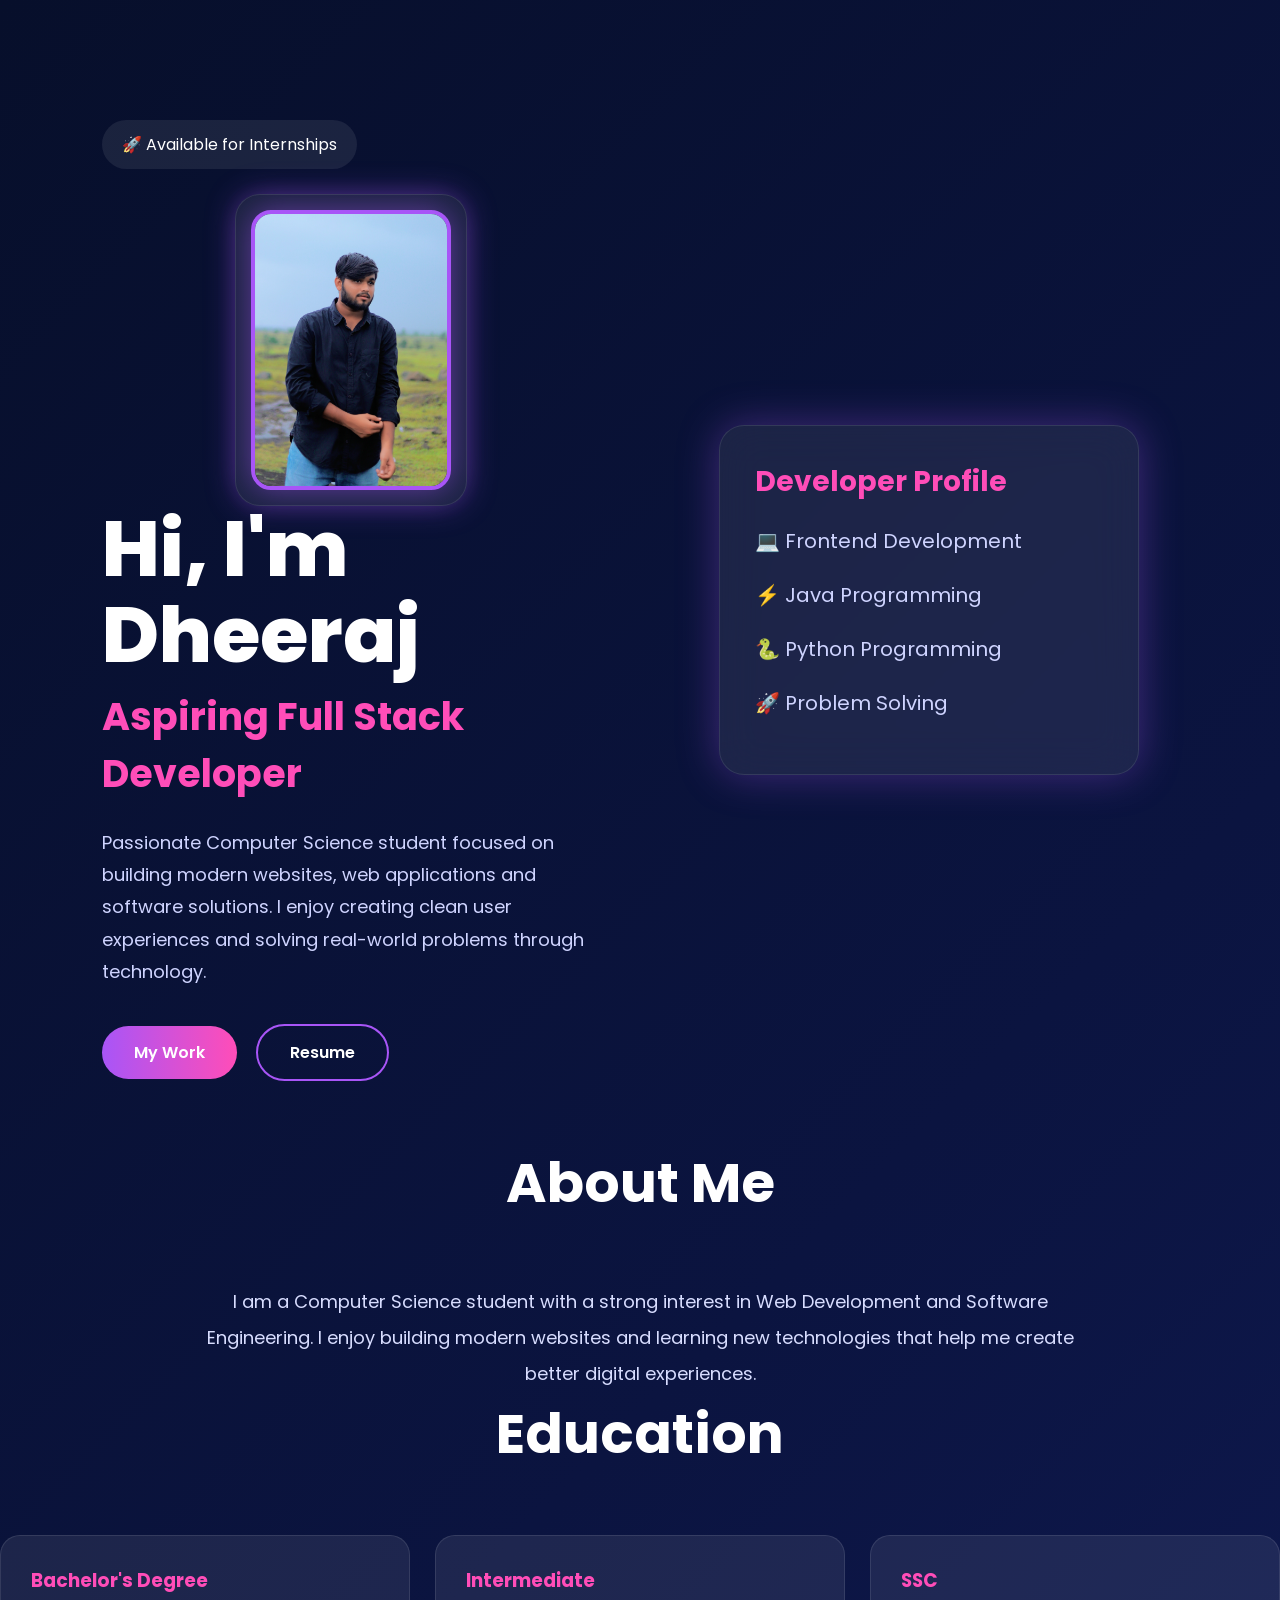
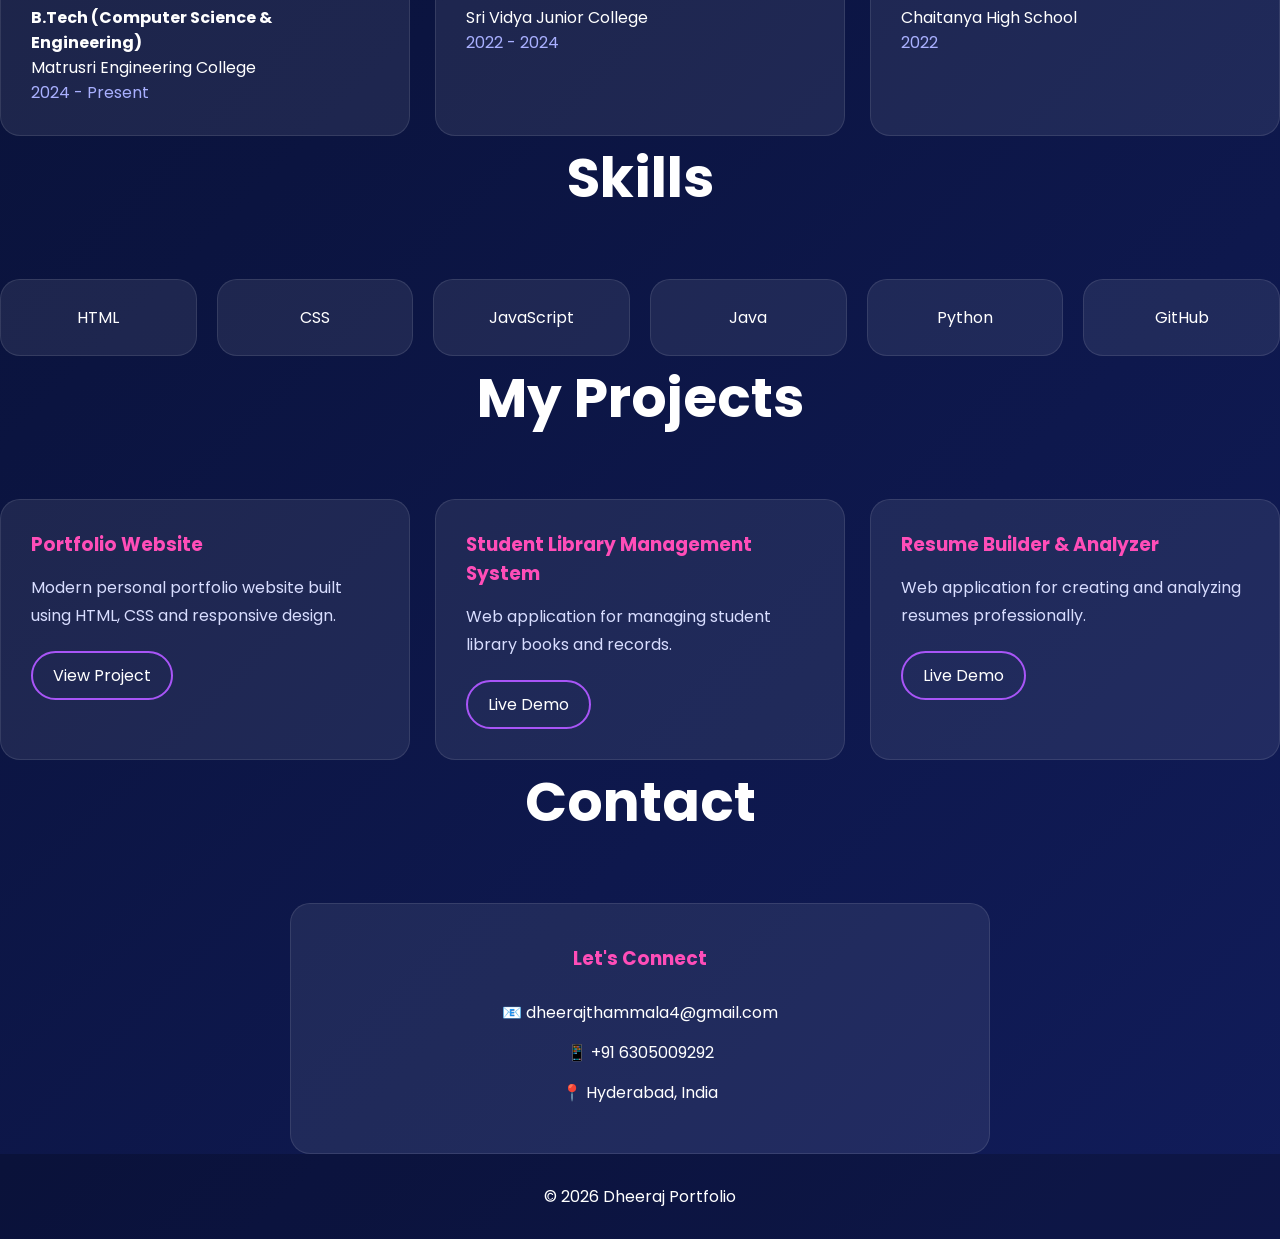
<file: task1portfolio/index.html>
<!DOCTYPE html>
<html lang="en">
<head>
<meta charset="UTF-8">
<meta name="viewport" content="width=device-width, initial-scale=1.0">
<title>Dheeraj | Portfolio</title>

<link rel="preconnect" href="https://fonts.googleapis.com">
<link href="https://fonts.googleapis.com/css2?family=Poppins:wght@300;400;500;600;700;800&display=swap" rel="stylesheet">

<link rel="stylesheet" href="style.css">
</head>
<body>

<section id="home" class="hero">

    <div class="hero-left">

        <span class="tag">🚀 Available for Internships</span>

        <div>

    <div class="hero-right">
    <div class="profile-card">
        <img src="./images/789 copy.jpg" alt="Dheeraj" class="profile-pic">
    </div>
</div>

</div>

        <h1>Hi, I'm Dheeraj</h1>

        <h2>Aspiring Full Stack Developer</h2>

        <p>
            Passionate Computer Science student focused on building
            modern websites, web applications and software solutions.
            I enjoy creating clean user experiences and solving
            real-world problems through technology.
        </p>

        <div class="hero-buttons">
            <a href="#projects" class="btn-primary">My Work</a>
            <a href="resume.pdf" class="btn-secondary">Resume</a>
        </div>

    </div>

    <div class="hero-right">

        <div class="glass-card">

            <h3>Developer Profile</h3>

            <div class="profile-content">
                <p>💻 Frontend Development</p>
                <p>⚡ Java Programming</p>
                <p>🐍 Python Programming</p>
                <p>🚀 Problem Solving</p>
            </div>

        </div>

    </div>

</section>
<h2 class="section-title">About Me</h2>

<p class="about-text">
    I am a Computer Science student with a strong interest in
    Web Development and Software Engineering. I enjoy building
    modern websites and learning new technologies that help me
    create better digital experiences.
</p>
<h2 class="section-title">Education</h2>

<div class="education-container">

    <div class="education-card">
        <h3>Bachelor's Degree</h3>
        <h4>B.Tech (Computer Science & Engineering)</h4>
        <p>Matrusri Engineering College</p>
        <span>2024 - Present</span>
    </div>

    <div class="education-card">
        <h3>Intermediate</h3>
        <p>Sri Vidya Junior College</p>
        <span>2022 - 2024</span>
    </div>

    <div class="education-card">
        <h3>SSC</h3>
        <p>Chaitanya High School</p>
        <span>2022</span>
    </div>

</div>
<h2 class="section-title">Skills</h2>

<div class="skills-grid">
    <div class="skill-card">HTML</div>
    <div class="skill-card">CSS</div>
    <div class="skill-card">JavaScript</div>
    <div class="skill-card">Java</div>
    <div class="skill-card">Python</div>
    <div class="skill-card">GitHub</div>
</div>
<h2 class="section-title">My Projects</h2>

<div class="projects-grid">

    <div class="project-card">
        <h3>Portfolio Website</h3>

        <p>
            Modern personal portfolio website built using
            HTML, CSS and responsive design.
        </p>

        <div class="project-buttons">
            <a href="#" class="demo-btn">View Project</a>
        </div>
    </div>

    <div class="project-card">
        <h3>Student Library Management System</h3>

        <p>
            Web application for managing student
            library books and records.
        </p>

        <div class="project-buttons">
            <a href="https://silver-cascaron-4f8550.netlify.app"
               target="_blank"
               class="demo-btn">
               Live Demo
            </a>
        </div>
    </div>

    <div class="project-card">
        <h3>Resume Builder & Analyzer</h3>

        <p>
            Web application for creating and
            analyzing resumes professionally.
        </p>

        <div class="project-buttons">
            <a href="https://basicresumeanalyser.netlify.app"
               target="_blank"
               class="demo-btn">
               Live Demo
            </a>
        </div>
    </div>

</div>
<h2 class="section-title">Contact</h2>

<div class="contact-box">
    <h3>Let's Connect</h3>
    <p>📧 dheerajthammala4@gmail.com</p>
    <p>📱 +91 6305009292</p>
    <p>📍 Hyderabad, India</p>
</div>
    



<footer>
    © 2026 Dheeraj Portfolio
</footer>

</body>
</html>
</file>
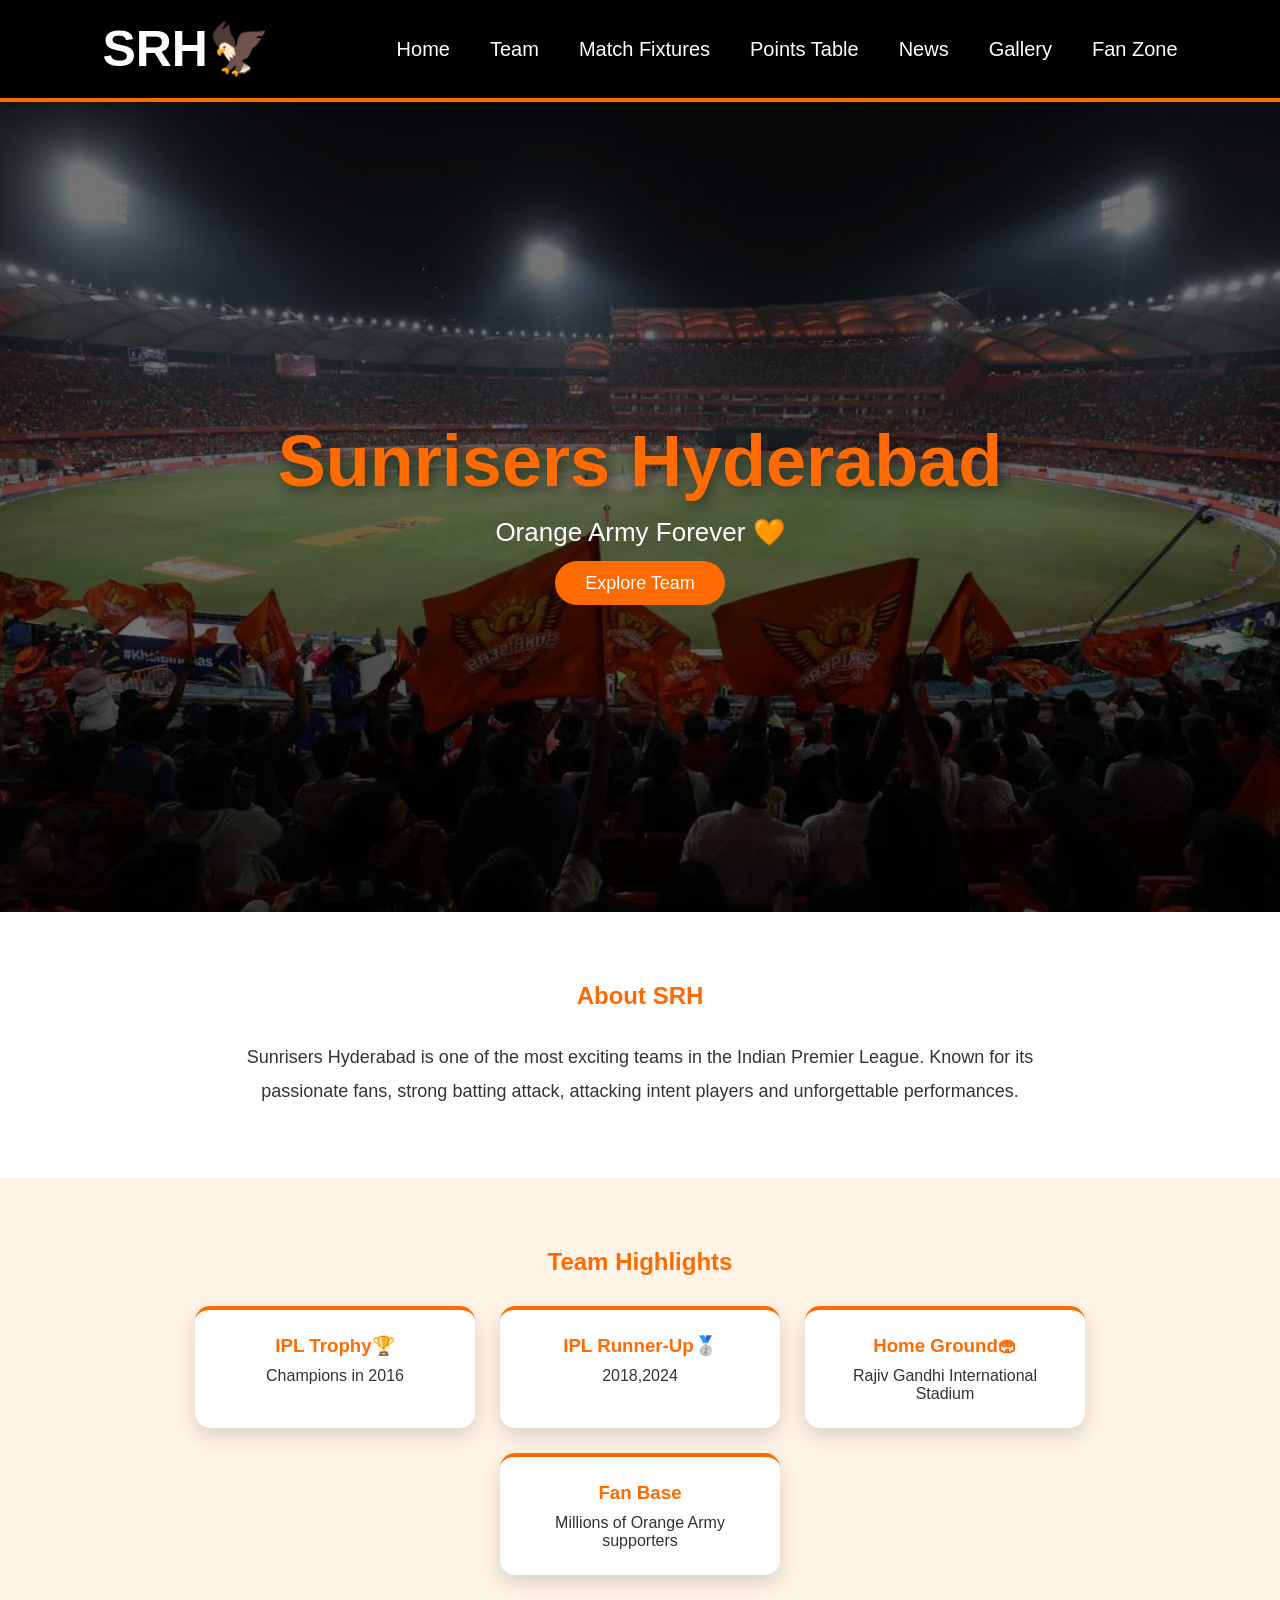
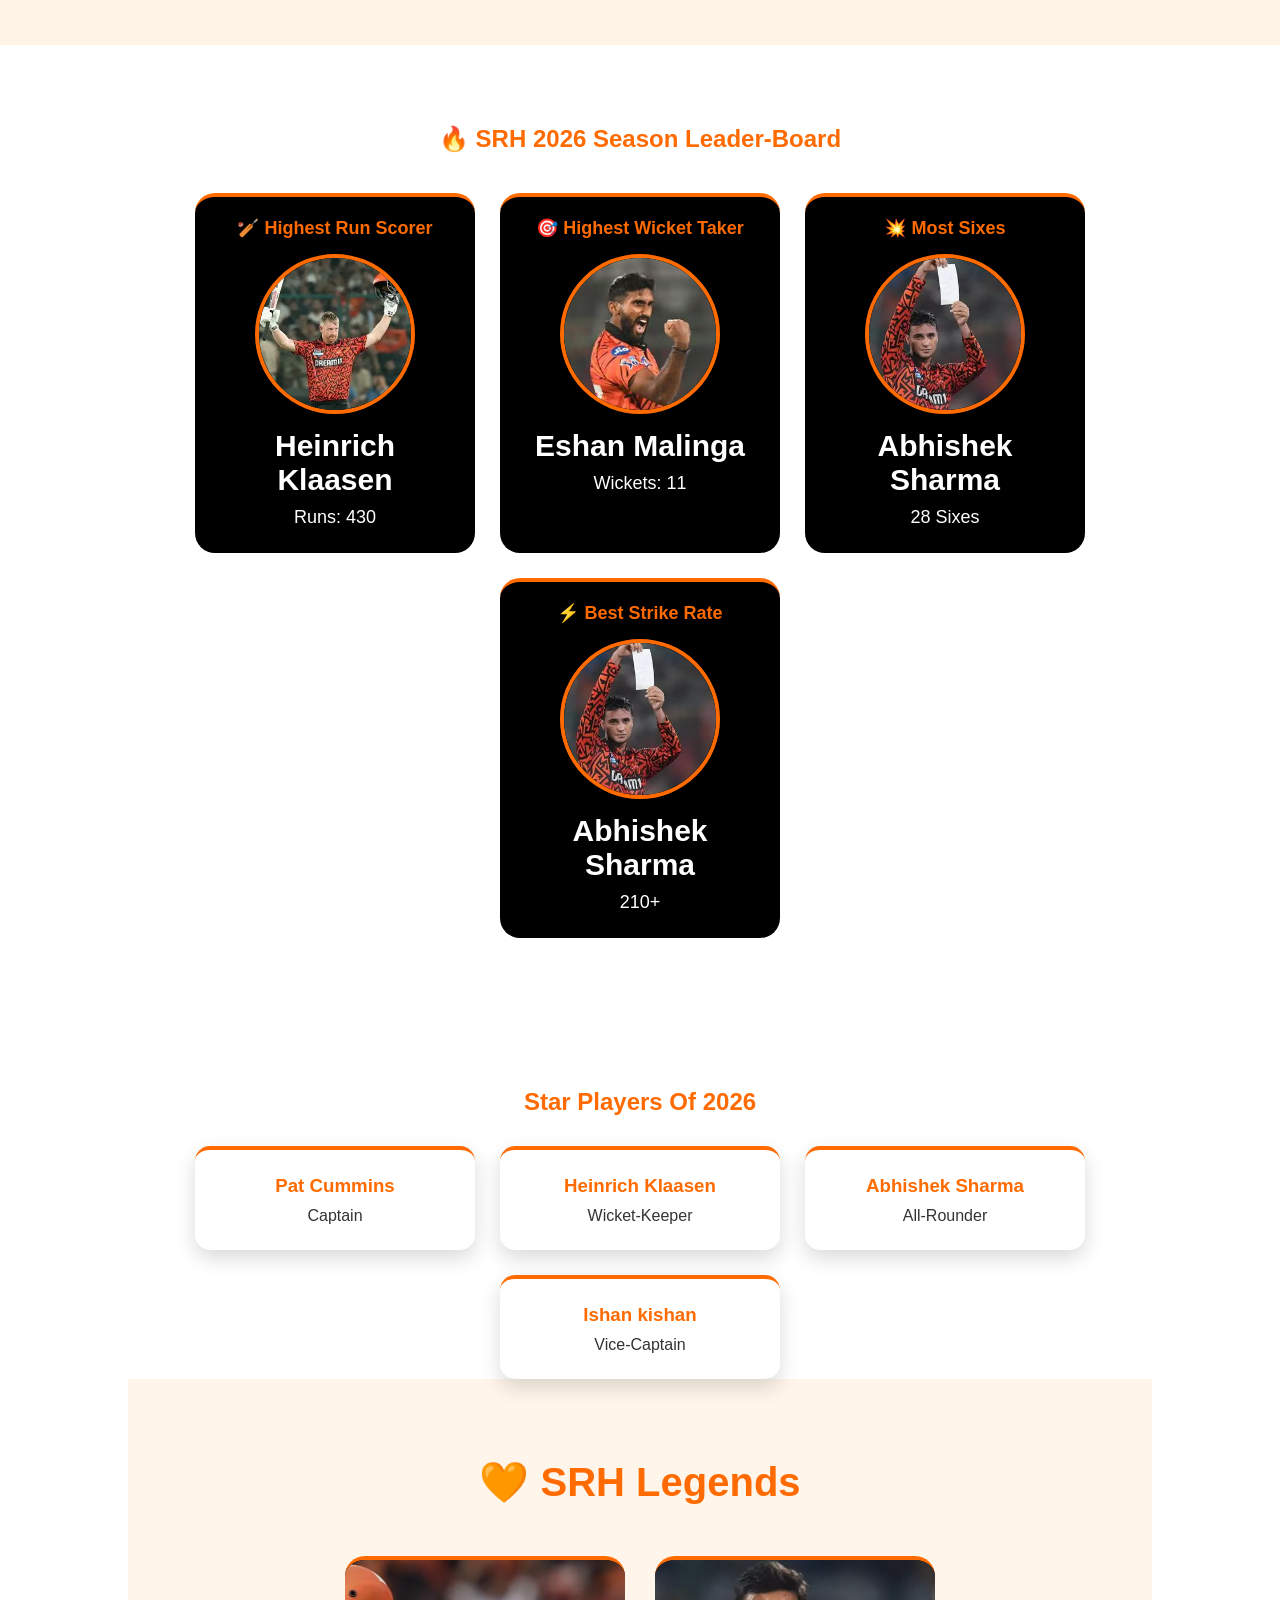
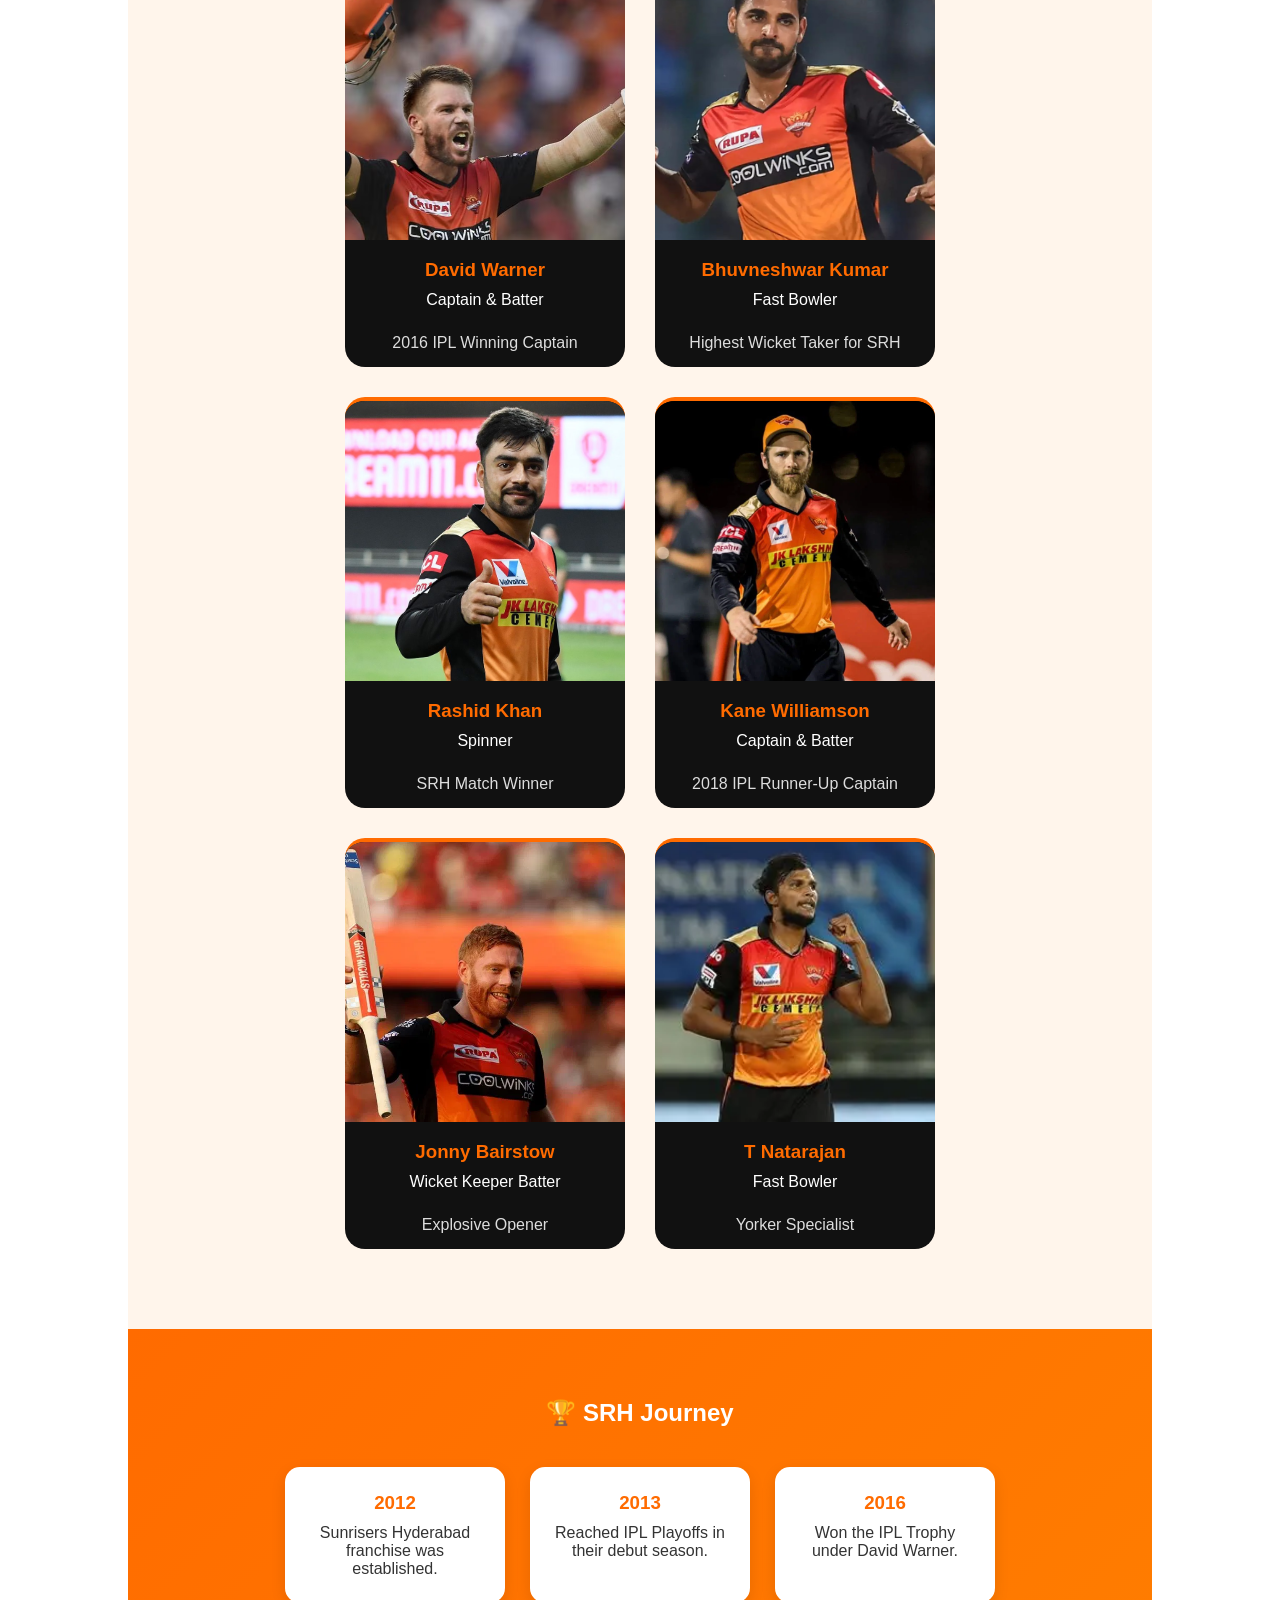
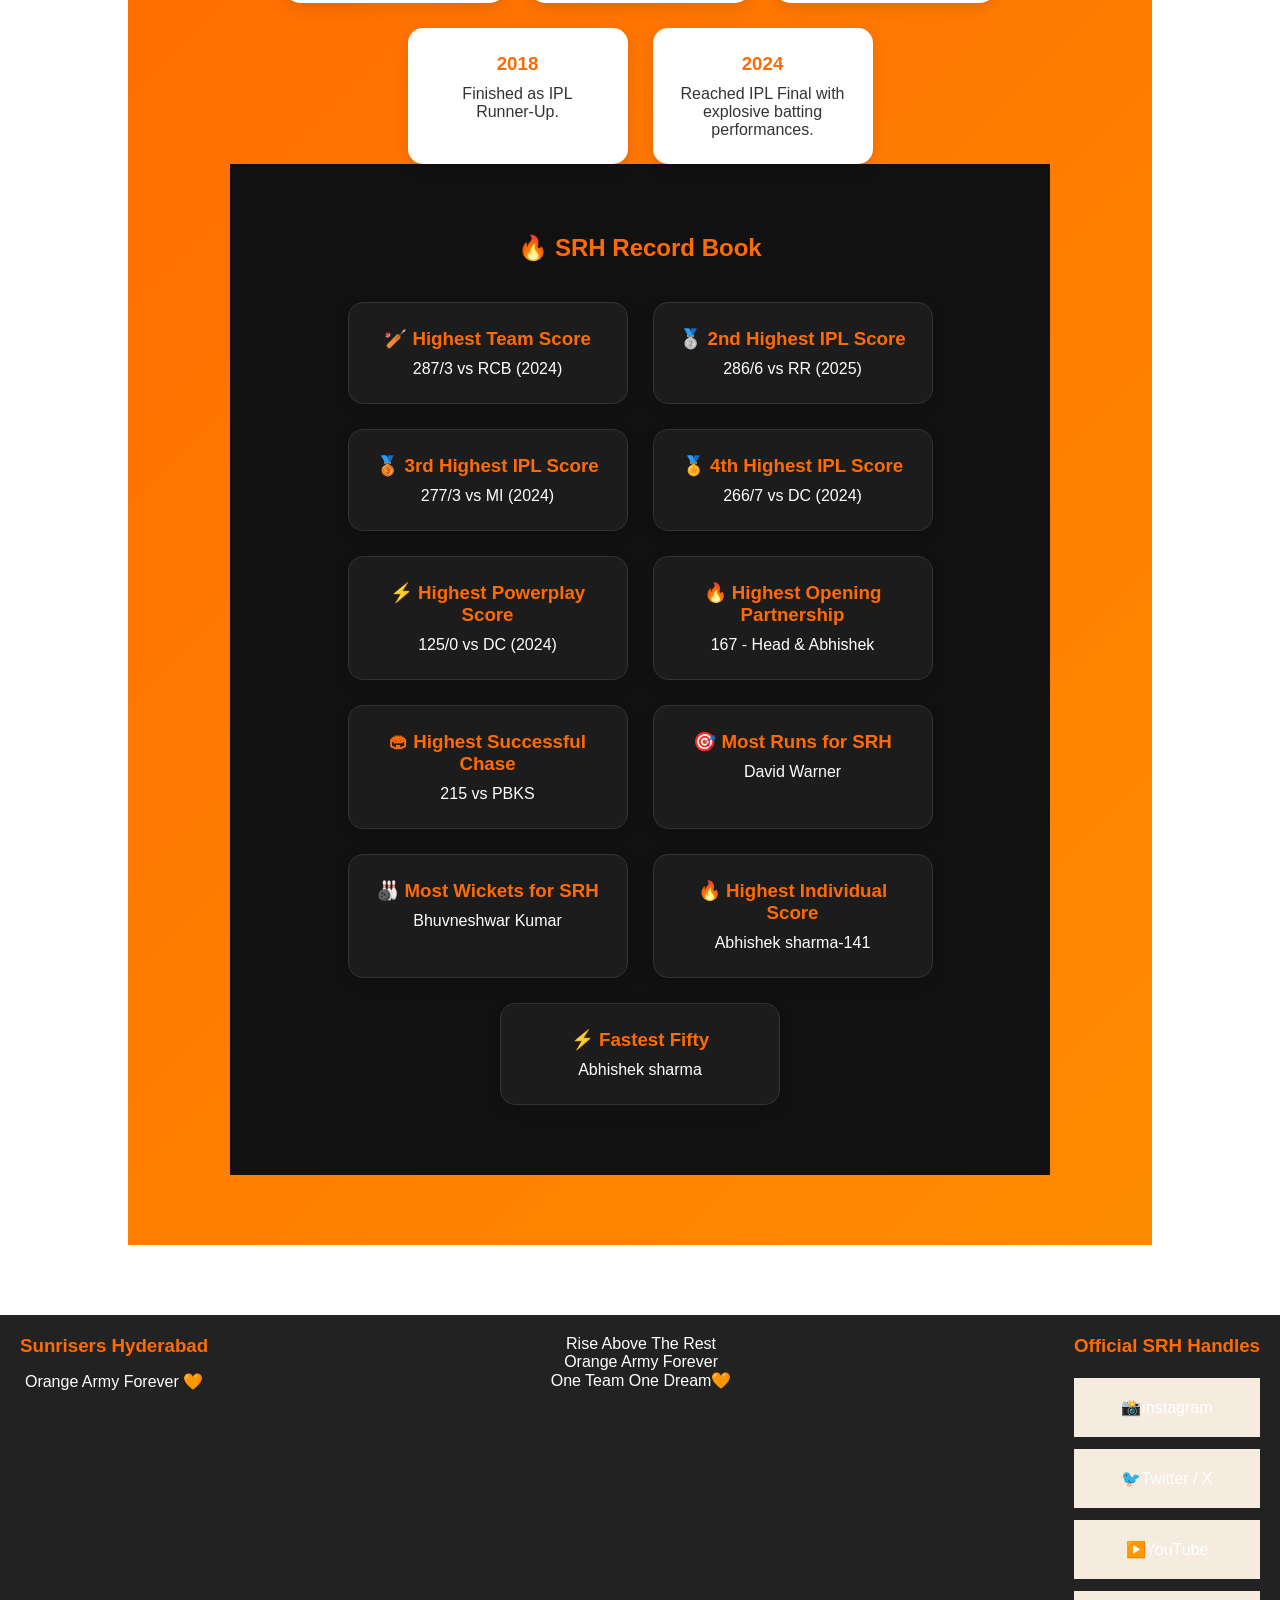
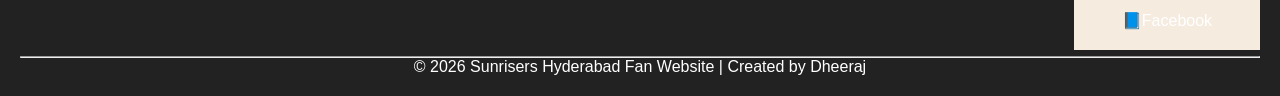
<file: task2ipl/index.html>
<!DOCTYPE html>
<html lang="en">
<head>
    <meta charset="UTF-8">
    <meta name="viewport" content="width=device-width, initial-scale=1.0">
    <title>Sunrisers Hyderabad | IPL Team</title>
    <link rel="stylesheet" href="style.css">
</head>
<body>

    <!-- Navbar -->
    <header>
        <nav class="navbar">
            <div class="logo">SRH🦅</div>

            <ul class="nav-links">
                <li><a href="index.html">Home</a></li>
                <li><a href="team.html">Team</a></li>
                <li><a href="match-fixtures.html">Match Fixtures</a></li>
                <li><a href="points-table.html">Points Table</a></li>
                <li><a href="news.html">News</a></li>
                <li><a href="gallery.html">Gallery</a></li>
                <li><a href="fan-zone.html">Fan Zone</a></li>
            </ul>
        </nav>
    </header>

    <!-- Hero Section -->
    <section class="hero">
        <div class="hero-content">
            <h1>Sunrisers Hyderabad</h1>
            <p>Orange Army Forever 🧡</p>
            <a href="#" class="btn">Explore Team</a>
        </div>
    </section>

    <!-- About Team -->
    <section class="about">
        <h2>About SRH</h2>
        <p>
            Sunrisers Hyderabad is one of the most exciting teams in the
            Indian Premier League. Known for its passionate fans, strong
            batting attack, attacking intent players and unforgettable performances.
        </p>
    </section>

    <!-- Team Highlights -->
    <section class="highlights">

        <h2>Team Highlights</h2>

        <div class="cards">

            <div class="card">
                <h3>IPL Trophy🏆</h3>
                <p>Champions in 2016</p>
            </div>
            <div class="card">
                <h3>IPL Runner-Up🥈</h3>
                <p>2018,2024</p>
            </div>

            <div class="card">
                <h3>Home Ground🏟</h3>
                <p>Rajiv Gandhi International Stadium</p>
            </div>

            <div class="card">
                <h3>Fan Base</h3>
                <p>Millions of Orange Army supporters</p>
            </div>

        </div>

    </section>
    <section class="season-leaders">

    <h2>🔥 SRH 2026 Season Leader-Board</h2>

    <div class="leader-container">

        <div class="leader-card">
            <h3>🏏 Highest Run Scorer</h3>
             <img src="images/OIP (4).webp" alt="Heinrich Klaasen">
            <h4>Heinrich Klaasen</h4>
            <p>Runs: 430</p>
        </div>

        <div class="leader-card">
            <h3>🎯 Highest Wicket Taker</h3>
            <img src="images/OIP (5).webp" alt="eshan-malinga">
            <h4>Eshan Malinga</h4>
            <p>Wickets: 11</p>
        </div>

        <div class="leader-card">
            <h3>💥 Most Sixes</h3>
            <img src="images/OIP (3).webp" alt="abhishek-sharma">
            <h4>Abhishek Sharma</h4>
            <p>28 Sixes</p>
        </div>

        <div class="leader-card">
            <h3>⚡ Best Strike Rate</h3>
            <img src="images/OIP (3).webp" alt="abhishek-sharma">
            <h4>Abhishek Sharma</h4>
            <p>210+</p>
        </div>

    </div>

</section>

    <!-- Players -->
    <section class="players">

        <h2>Star Players Of 2026</h2>

        <div class="cards">

            <div class="card">
                <h3>Pat Cummins</h3>
                <p>Captain</p>
            </div>

            <div class="card">
                <h3>Heinrich Klaasen</h3>
                <p>Wicket-Keeper</p>
            </div>

            <div class="card">
                <h3>Abhishek Sharma</h3>
                <p>All-Rounder</p>
            </div>
            <div class="card">
                <h3>Ishan kishan</h3>
                <p>Vice-Captain</p>
            </div>


        </div>
        <section class="legends-section">

    <h2>🧡 SRH Legends</h2>

    <div class="legends-container">

        <div class="legend-card">
            <img src="images/OIP (12).webp" alt="David Warner">
            <h3>David Warner</h3>
            <p>Captain & Batter</p>
            <span>2016 IPL Winning Captain</span>
        </div>

        <div class="legend-card">
            <img src="images/OIP (13).webp" alt="Bhuvneshwar Kumar">
            <h3>Bhuvneshwar Kumar</h3>
            <p>Fast Bowler</p>
            <span>Highest Wicket Taker for SRH</span>
        </div>

        <div class="legend-card">
            <img src="images/rashid-srh-1.webp" alt="Rashid Khan">
            <h3>Rashid Khan</h3>
            <p>Spinner</p>
            <span>SRH Match Winner</span>
        </div>

        <div class="legend-card">
            <img src="images/51597-16394095187840-1920.webp" alt="Kane Williamson">
            <h3>Kane Williamson</h3>
            <p>Captain & Batter</p>
            <span>2018 IPL Runner-Up Captain</span>
        </div>

        <div class="legend-card">
            <img src="images/OIP (15).webp" alt="Jonny Bairstow">
            <h3>Jonny Bairstow</h3>
            <p>Wicket Keeper Batter</p>
            <span>Explosive Opener</span>
        </div>

        <div class="legend-card">
            <img src="images/OIP (14).webp" alt="T Natarajan">
            <h3>T Natarajan</h3>
            <p>Fast Bowler</p>
            <span>Yorker Specialist</span>
        </div>

    </div>

</section>
        <section class="history">

    <h2>🏆 SRH Journey</h2>

    <div class="timeline">

        <div class="timeline-card">
            <h3>2012</h3>
            <p>Sunrisers Hyderabad franchise was established.</p>
        </div>

        <div class="timeline-card">
            <h3>2013</h3>
            <p>Reached IPL Playoffs in their debut season.</p>
        </div>

        <div class="timeline-card">
            <h3>2016</h3>
            <p>Won the IPL Trophy under David Warner.</p>
        </div>

        <div class="timeline-card">
            <h3>2018</h3>
            <p>Finished as IPL Runner-Up.</p>
        </div>

        <div class="timeline-card">
            <h3>2024</h3>
            <p>Reached IPL Final with explosive batting performances.</p>
        </div>

    </div>
    <section class="records">

    <h2>🔥 SRH Record Book</h2>

    <div class="records-container">

        <div class="record-card">
            <h3>🏏 Highest Team Score</h3>
            <p>287/3 vs RCB (2024)</p>
        </div>

        <div class="record-card">
            <h3>🥈 2nd Highest IPL Score</h3>
            <p>286/6 vs RR (2025)</p>
        </div>

        <div class="record-card">
            <h3>🥉 3rd Highest IPL Score</h3>
            <p>277/3 vs MI (2024)</p>
        </div>

        <div class="record-card">
            <h3>🏅 4th Highest IPL Score</h3>
            <p>266/7 vs DC (2024)</p>
        </div>

        <div class="record-card">
            <h3>⚡ Highest Powerplay Score</h3>
            <p>125/0 vs DC (2024)</p>
        </div>

        <div class="record-card">
            <h3>🔥 Highest Opening Partnership</h3>
            <p>167 - Head & Abhishek</p>
        </div>

        <div class="record-card">
            <h3>🏟 Highest Successful Chase</h3>
            <p>215 vs PBKS</p>
        </div>

        <div class="record-card">
            <h3>🎯 Most Runs for SRH</h3>
            <p>David Warner</p>
        </div>

        <div class="record-card">
            <h3>🎳 Most Wickets for SRH</h3>
            <p>Bhuvneshwar Kumar</p>
        </div>

        <div class="record-card">
            <h3>🔥 Highest Individual Score</h3>
            <p>Abhishek sharma-141</p>
        </div>
        <div class="record-card">
            <h3>⚡ Fastest Fifty</h3>
            <p>Abhishek sharma</p>
        </div>

    </div>

</section>

</section>

    </section>

    <!-- Footer -->
    <footer>

    <div class="footer-content">

        <div class="footer-section">
            <h3>Sunrisers Hyderabad</h3>
            <p>Orange Army Forever 🧡</p>
        </div>

        <div class="footer-section">
            <p>Rise Above The Rest</p>

              </p>Orange Army Forever</p>

                </p>One Team One Dream🧡</p>
        </div>
        <div class="footer-section">
            <h3>Official SRH Handles</h3>

            <a href="https://www.instagram.com/sunrisershyd" target="_blank">
                📸Instagram
            </a>
            <a href="https://x.com/SunRisers" target="_blank">
                🐦Twitter / X
            </a>

            <a href="https://www.youtube.com/@SunrisersIPL" target="_blank">
                ▶️YouTube
            </a>

            <a href="https://www.facebook.com/sunrisershyderabad" target="_blank">
                📘Facebook
            </a>

        </div>

    </div>

    <hr>

    <p class="copyright">
        © 2026 Sunrisers Hyderabad Fan Website | Created by Dheeraj
    </p>

</footer>
    </footer>

</body>
</html>
</file>
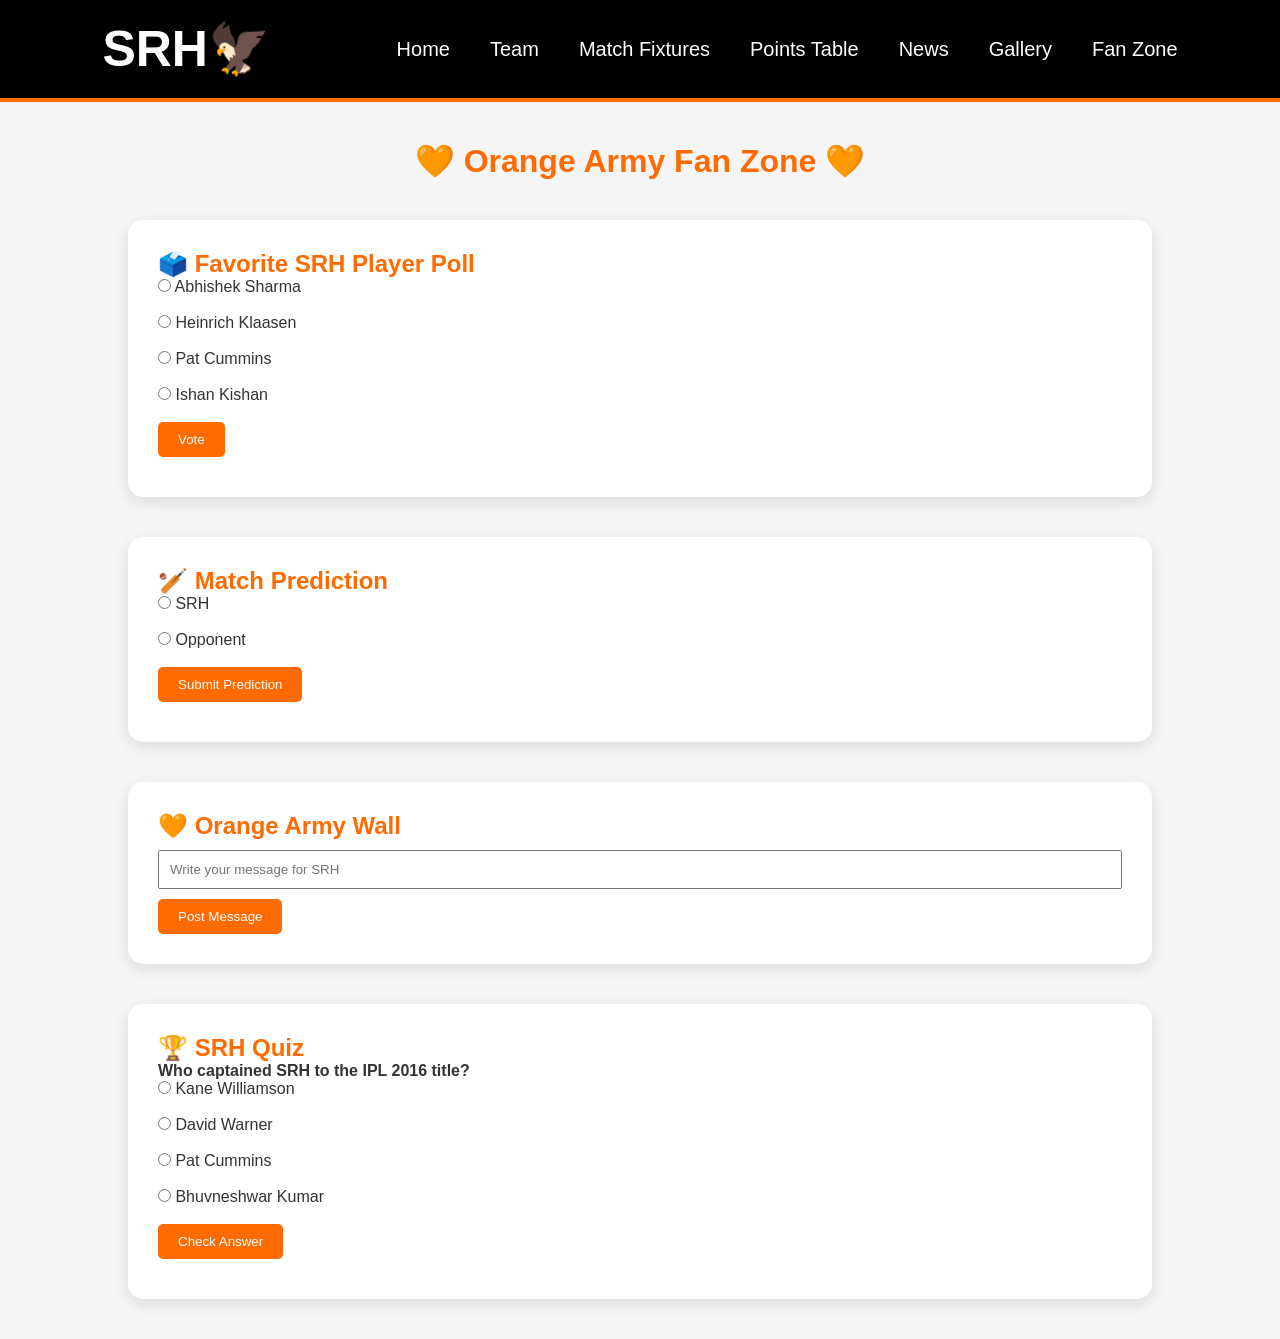
<file: task2ipl/fan-zone.html>
<!DOCTYPE html>
<html lang="en">
<head>
<meta charset="UTF-8">
<meta name="viewport" content="width=device-width, initial-scale=1.0">
<title>SRH Fan Zone</title>
<link rel="stylesheet" href="style.css">

<style>

body{
    font-family:Arial,sans-serif;
    background:#f5f5f5;
    margin:0;
    padding:0;
}

h1{
    text-align:center;
    color:#ff6b00;
    margin:40px 0;
}

.section{
    width:80%;
    margin:40px auto;
    background:white;
    padding:30px;
    border-radius:15px;
    box-shadow:0 5px 15px rgba(0,0,0,0.1);
}

.section h2{
    color:#ff6b00;
}

button{
    background:#ff6b00;
    color:white;
    border:none;
    padding:10px 20px;
    border-radius:5px;
    cursor:pointer;
}

button:hover{
    background:#e65c00;
}

input[type="text"]{
    width:100%;
    padding:10px;
    margin:10px 0;
}

ul{
    list-style:none;
    padding:0;
}

ul li{
    background:#fff3e8;
    padding:10px;
    margin:10px 0;
    border-left:4px solid #ff6b00;
}

.result{
    color:green;
    font-weight:bold;
    margin-top:10px;
}

</style>
</head>

<body>
    <!-- Navbar -->
    <header>
        <nav class="navbar">
            <div class="logo">SRH🦅</div>

            <ul class="nav-links">
                <li><a href="index.html">Home</a></li>
                <li><a href="team.html">Team</a></li>
                <li><a href="match-fixtures.html">Match Fixtures</a></li>
                <li><a href="points-table.html">Points Table</a></li>
                <li><a href="news.html">News</a></li>
                <li><a href="gallery.html">Gallery</a></li>
                <li><a href="fan-zone.html">Fan Zone</a></li>
            </ul>
        </nav>
    </header>

<h1>🧡 Orange Army Fan Zone 🧡</h1>

<!-- Fan Poll -->
<div class="section">

    <h2>🗳️ Favorite SRH Player Poll</h2>

    <input type="radio" name="player" value="Abhishek Sharma"> Abhishek Sharma<br><br>

    <input type="radio" name="player" value="Heinrich Klaasen"> Heinrich Klaasen<br><br>

    <input type="radio" name="player" value="Pat Cummins"> Pat Cummins<br><br>

    <input type="radio" name="player" value="Ishan Kishan"> Ishan Kishan<br><br>

    <button onclick="votePlayer()">Vote</button>

    <p id="pollResult" class="result"></p>

</div>

<!-- Match Prediction -->
<div class="section">

    <h2>🏏 Match Prediction</h2>

    <input type="radio" name="winner" value="SRH"> SRH<br><br>

    <input type="radio" name="winner" value="Opponent"> Opponent<br><br>

    <button onclick="predictMatch()">Submit Prediction</button>

    <p id="predictionResult" class="result"></p>

</div>

<!-- Fan Wall -->
<div class="section">

    <h2>🧡 Orange Army Wall</h2>

    <input type="text" id="fanMessage" placeholder="Write your message for SRH">

    <button onclick="postMessage()">Post Message</button>

    <ul id="messageList"></ul>

</div>

<!-- SRH Quiz -->
<div class="section">

    <h2>🏆 SRH Quiz</h2>

    <p><strong>Who captained SRH to the IPL 2016 title?</strong></p>

    <input type="radio" name="quiz" value="Kane"> Kane Williamson<br><br>

    <input type="radio" name="quiz" value="Warner"> David Warner<br><br>

    <input type="radio" name="quiz" value="Pat"> Pat Cummins<br><br>

    <input type="radio" name="quiz" value="Bhuvi"> Bhuvneshwar Kumar<br><br>

    <button onclick="checkQuiz()">Check Answer</button>

    <p id="quizResult" class="result"></p>

</div>

<script>

function votePlayer(){

    let player =
    document.querySelector('input[name="player"]:checked');

    if(player){
        document.getElementById("pollResult").innerHTML =
        "🧡 Thanks for voting for " + player.value + "!";
    }
}

function predictMatch(){

    let team =
    document.querySelector('input[name="winner"]:checked');

    if(team){
        document.getElementById("predictionResult").innerHTML =
        "🏏 Your prediction: " + team.value;
    }
}

function postMessage(){

    let msg =
    document.getElementById("fanMessage").value;

    if(msg.trim() !== ""){

        let li =
        document.createElement("li");

        li.textContent = msg;

        document.getElementById("messageList").appendChild(li);

        document.getElementById("fanMessage").value = "";
    }
}

function checkQuiz(){

    let answer =
    document.querySelector('input[name="quiz"]:checked');

    if(answer){

        if(answer.value === "Warner"){

            document.getElementById("quizResult").innerHTML =
            "✅ Correct! David Warner led SRH to the 2016 IPL title.";

        }else{

            document.getElementById("quizResult").innerHTML =
            "❌ Wrong Answer. Correct Answer: David Warner.";

        }
    }
}

</script>

</body>
</html>
</file>
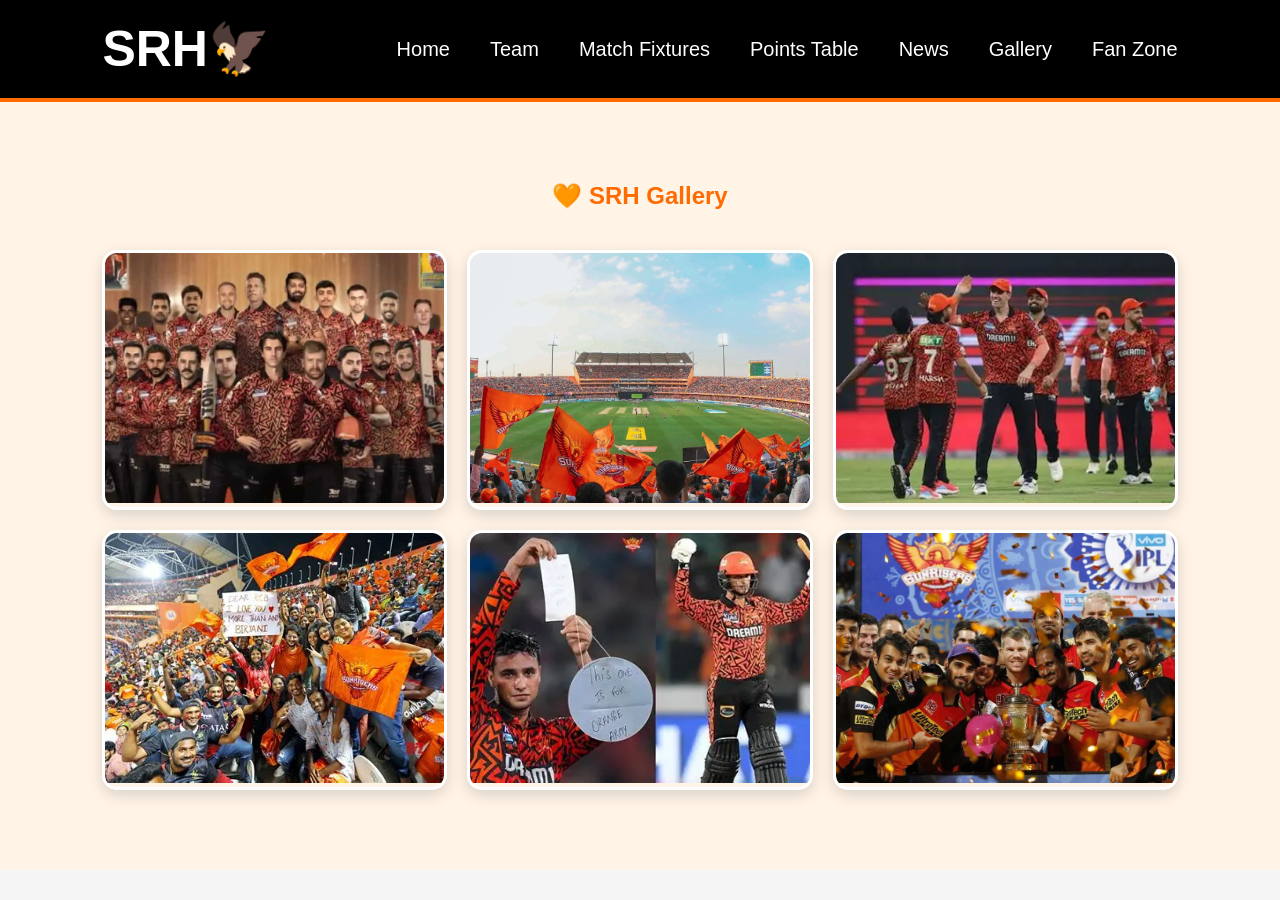
<file: task2ipl/gallery.html>
<!DOCTYPE html>
<html lang="en">
<head>
    <meta charset="UTF-8">
    <meta name="viewport" content="width=device-width, initial-scale=1.0">
    <title>SRH Gallery</title>
    <link rel="stylesheet" href="style.css">
</head>
<body>

<header>
    <nav class="navbar">
        <div class="logo">SRH🦅</div>

        <ul class="nav-links">
            <li><a href="index.html">Home</a></li>
            <li><a href="team.html">Team</a></li>
            <li><a href="match-fixtures.html">Match Fixtures</a></li>
            <li><a href="points-table.html">Points Table</a></li>
            <li><a href="news.html">News</a></li>
            <li><a href="gallery.html">Gallery</a></li>
            <li><a href="fan-zone.html">Fan Zone</a></li>
        </ul>
    </nav>
</header>

<section class="gallery-section">

    <h1>🧡 SRH Gallery</h1>

    <div class="gallery-grid">

        <div class="gallery-item">
            <img src="images/SRH-2026.webp" alt="SRH Team">
        </div>

        <div class="gallery-item">
            <img src="images/Rajiv-Gandhi-International-Stadium-SRH.webp" alt="Stadium">
        </div>

        <div class="gallery-item">
            <img src="images/OIP (2).webp" alt="Celebration">
        </div>

        <div class="gallery-item">
            <img src="images/OIP (1).webp" alt="Fans">
        </div>

        <div class="gallery-item">
            <img src="images/OIP.webp" alt="Match">
        </div>

        <div class="gallery-item">
            <img src="images/srh-trophy-2905.webp" alt="Trophy">
        </div>

    </div>

</section>

</body>
</html>
</file>
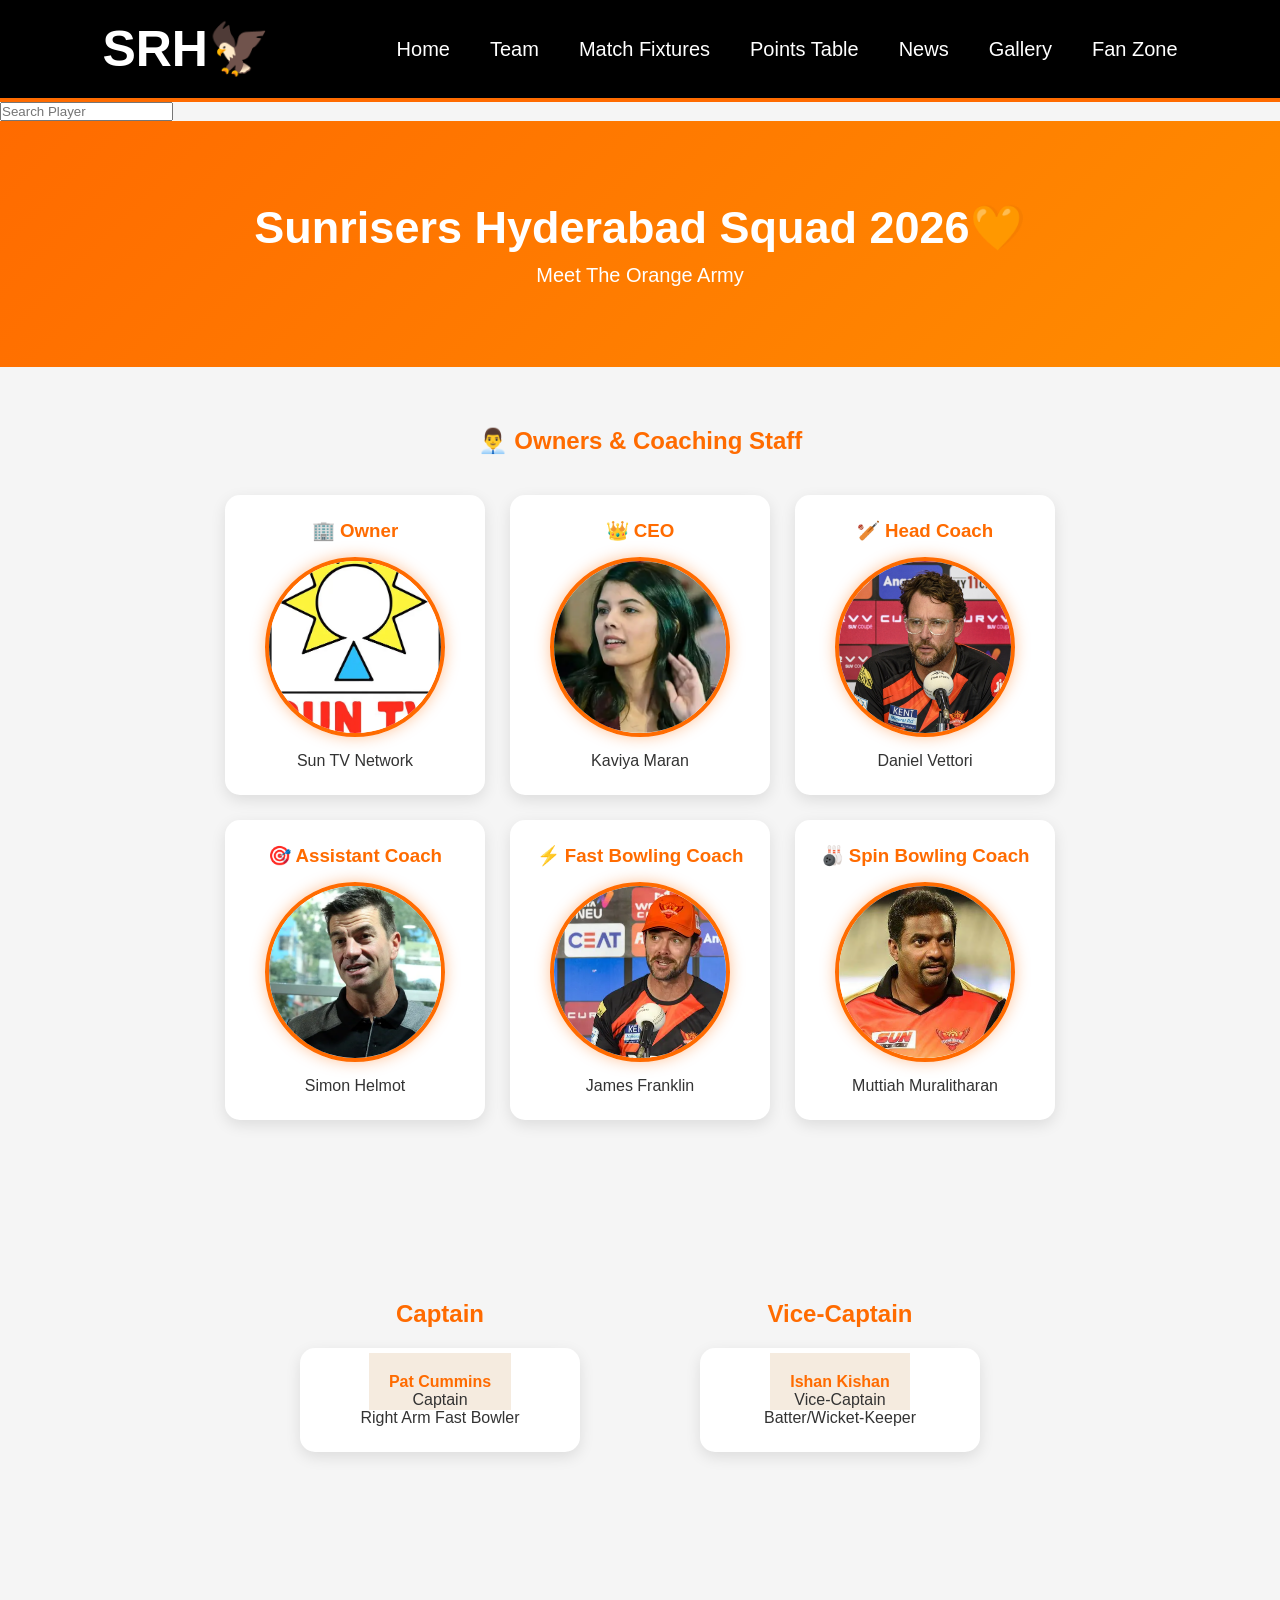
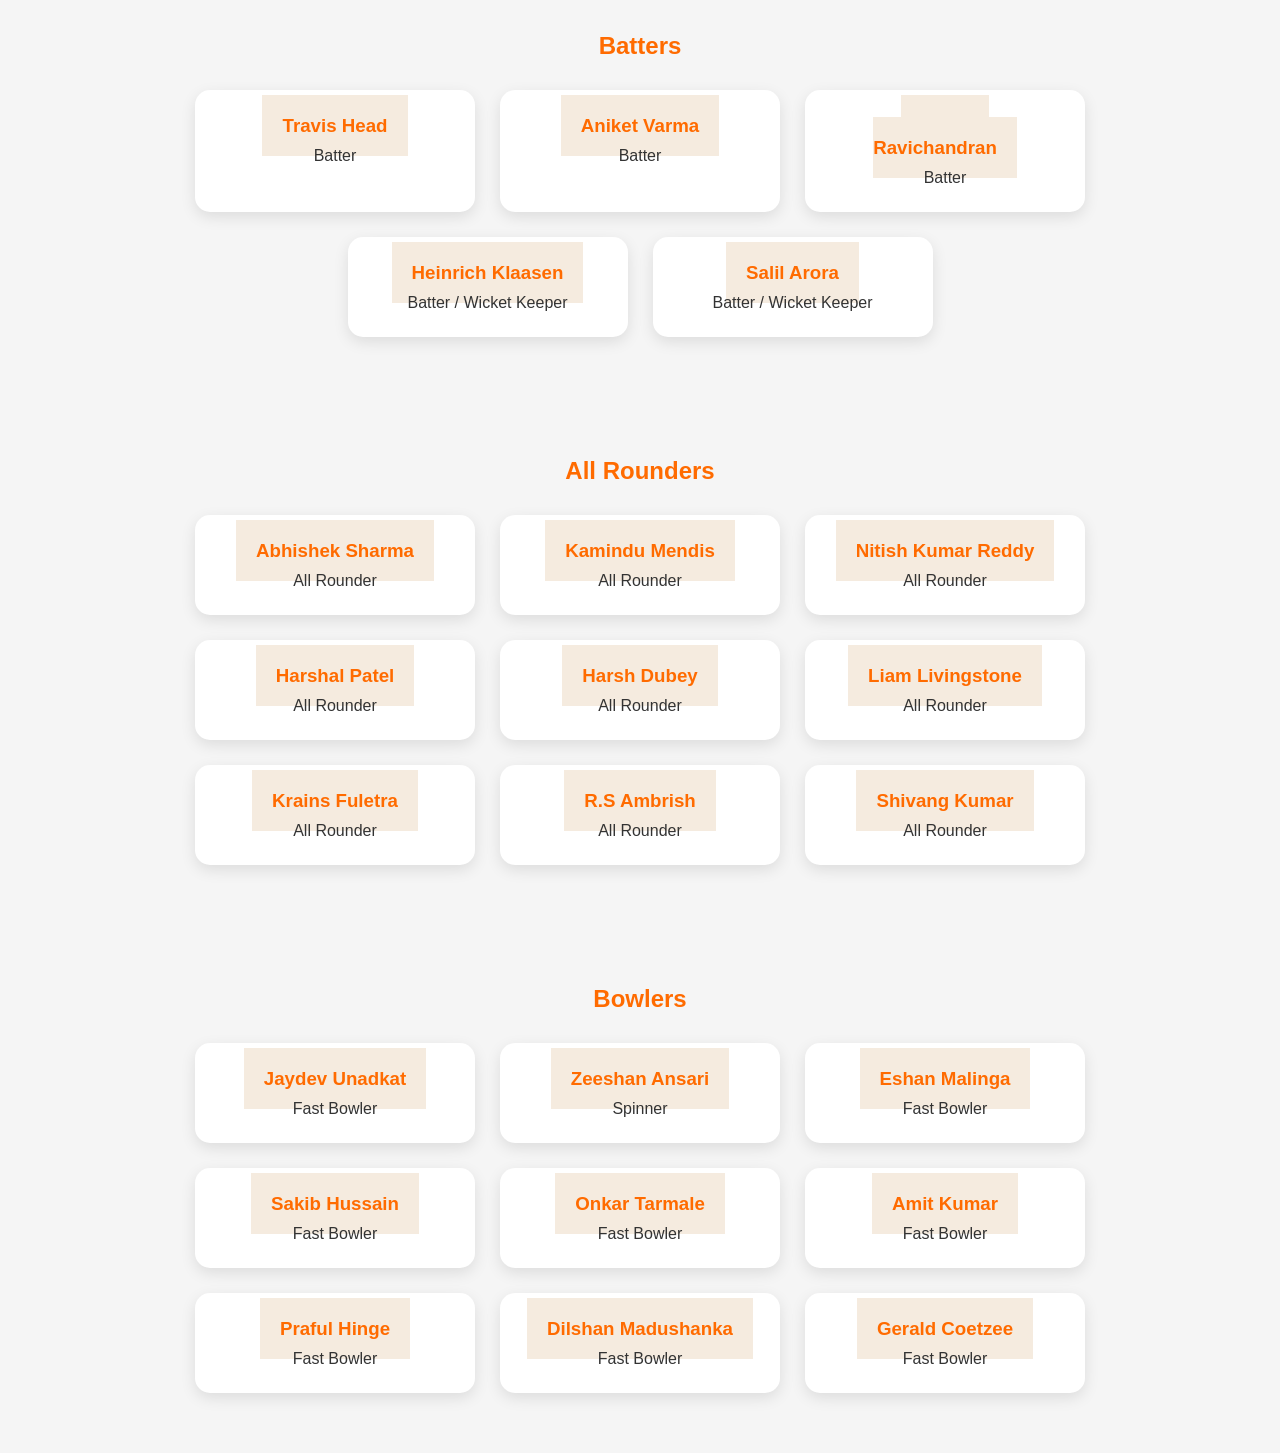
<file: task2ipl/team.html>
<!DOCTYPE html>
<html lang="en">
<head>
    <meta charset="UTF-8">
    <meta name="viewport" content="width=device-width, initial-scale=1.0">
    <title>SRH Team</title>
    <link rel="stylesheet" href="style.css">
</head>
<body>

    <!-- Navbar -->
    <header>
        <nav class="navbar">
            <div class="logo">SRH🦅</div>

            <ul class="nav-links">
                <li><a href="index.html">Home</a></li>
                <li><a href="team.html">Team</a></li>
                <li><a href="match-fixtures.html">Match Fixtures</a></li>
                <li><a href="points-table.html">Points Table</a></li>
                <li><a href="news.html">News</a></li>
                <li><a href="gallery.html">Gallery</a></li>
                <li><a href="fan-zone.html">Fan Zone</a></li>
            </ul>
        </nav>
    </header>
    <div class="search-box">
    <input type="text" placeholder="Search Player">
</div>

    <!-- Team Banner -->
    <section class="team-banner">
        <h1>Sunrisers Hyderabad Squad 2026🧡 </h1>
        <p>Meet The Orange Army</p>
    </section>
    <!-- Owners & Coaching Staff -->

<section class="management-section">

    <h2>👨‍💼 Owners & Coaching Staff</h2>

    <div class="management-container">

        <div class="management-card">
            <h3>🏢 Owner</h3>
            <img src="images/OIP (6).webp" alt="Sun TV Network">
            <p>Sun TV Network</p>
        </div>

        <div class="management-card">
            <h3>👑 CEO</h3>
            <img src="images/OIP (7).webp" alt="Kaviya Maran">
            <p>Kaviya Maran</p>
        </div>

        <div class="management-card">
            <h3>🏏 Head Coach</h3>
            <img src="images/OIP (8).webp" alt="Daniel Vettori">
            <p>Daniel Vettori</p>
        </div>

        <div class="management-card">
            <h3>🎯 Assistant Coach</h3>
            <img src="images/OIP (9).webp" alt="Simon Helmot">
            <p>Simon Helmot</p>
        </div>

        <div class="management-card">
            <h3>⚡ Fast Bowling Coach</h3>
            <img src="images/OIP (10).webp" alt="James Franklin">
            <p>James Franklin</p>
        </div>

        <div class="management-card">
            <h3>🎳 Spin Bowling Coach</h3>
            <img src="images/OIP (11).webp" alt="Muttiah Muralitharan">
            <p>Muttiah Muralitharan</p>
        </div>

    </div>

</section>
<section class="leadership-section">

    <div class="leadership-row">

        <div class="leadership-box">
            <h2>Captain</h2>

            <div class="player-card captain-card">
                <a href="https://www.iplt20.com/players/pat-cummins/488" target="_blank">
            Pat Cummins
        </a>
            
                <p>Captain</p>
                <p>Right Arm Fast Bowler</p>
            </div>
        </div>

        <div class="leadership-box">
            <h2>Vice-Captain</h2>

            <div class="player-card captain-card">
                <a href="https://www.iplt20.com/players/ishan-kishan/2975" target="_blank">
            Ishan Kishan </a>
                <p>Vice-Captain</p>
                <p>Batter/Wicket-Keeper</p>
            </div>
        </div>

    </div>

</section>
   

    <!-- Batters -->
    <section class="team-section">

        <h2>Batters</h2>

        <div class="player-container">

            <div class="player-card">
                <h3><a href="https://www.iplt20.com/players/travis-head/1020" target="_blank">
            Travis Head
        </a></h3>
                <p>Batter</p>
            </div>

            <div class="player-card">
                <h3><a href="https://www.iplt20.com/players/aniket-verma/22082" target="_blank">
            Aniket Varma
        </a></h3>
                <p>Batter</p>
            </div>
            <div class="player-card">
                <h3><a href="https://www.iplt20.com/players/smaran-ravichandran/22378" target="_blank">
            Smaran Ravichandran
        </a></h3>
                
                <p>Batter</p>
            </div>
            <div class="player-card">
                <h3><a href="https://www.iplt20.com/players/heinrich-klaasen/3869" target="_blank">
            Heinrich Klaasen
        </a></h3>
                
                <p>Batter / Wicket Keeper</p>
            </div>
            
            <div class="player-card">
            <h3><a href="https://www.iplt20.com/players/salil-arora/23041" target="_blank">
            Salil Arora
        </a></h3>
                <p>Batter / Wicket Keeper</p>
            </div>

        </div>

    </section>

    <!-- All Rounders -->
    <section class="team-section">

        <h2>All Rounders</h2>

        <div class="player-container">

            <div class="player-card">
    <h3><a href="https://www.iplt20.com/players/abhishek-sharma/3760" target="_blank">Abhishek Sharma</a></h3>
    <p>All Rounder</p>
</div>

<div class="player-card">
    <h3><a href="https://www.iplt20.com/players/kamindu-mendis/22077" target="_blank">Kamindu Mendis</a></h3>
    <p>All Rounder</p>
</div>

<div class="player-card">
    <h3><a href="https://www.iplt20.com/players/nitish-kumar-reddy/5711" target="_blank">Nitish Kumar Reddy</a></h3>
    <p>All Rounder</p>
</div>

<div class="player-card">
    <h3><a href="https://www.iplt20.com/players/harshal-patel/157" target="_blank">Harshal Patel</a></h3>
    <p>All Rounder</p>
</div>

<div class="player-card">
    <h3><a href="https://www.iplt20.com/players/harsh-dubey/22381" target="_blank">Harsh Dubey</a></h3>
    <p>All Rounder</p>
</div>
<div class="player-card">
    <h3><a href="https://www.iplt20.com/players/liam-livingstone/3644" target="_blank">Liam Livingstone</a></h3>
    <p>All Rounder</p>
</div>

<div class="player-card">
    <h3><a href="https://www.iplt20.com/players/krains-fuletra/23132" target="_blank">Krains Fuletra</a></h3>
    <p>All Rounder</p>
</div>

<div class="player-card">
    <h3><a href="https://www.iplt20.com/players/r-s-ambrish/33341" target="_blank">R.S Ambrish</a></h3>
    <p>All Rounder</p>
</div>

<div class="player-card">
    <h3><a href="https://www.iplt20.com/players/shivang-kumar/23006" target="_blank">Shivang Kumar</a></h3>
    <p>All Rounder</p>
</div>

        </div>

    </section>

    <!-- Bowlers -->
    <section class="team-section">

        <h2>Bowlers</h2>

        <div class="player-container">

            <div class="player-card">
    <h3><a href="https://www.iplt20.com/players/jaydev-unadkat/86" target="_blank">Jaydev Unadkat</a></h3>
    <p>Fast Bowler</p>
</div>

<div class="player-card">
    <h3><a href="https://www.iplt20.com/players/zeeshan-ansari/22007" target="_blank">Zeeshan Ansari</a></h3>
    <p>Spinner</p>
</div>
<div class="player-card">
    <h3><a href="https://www.iplt20.com/players/eshan-malinga/22228" target="_blank">Eshan Malinga</a></h3>
    <p>Fast Bowler</p>
</div>

<div class="player-card">
    <h3><a href="https://www.iplt20.com/players/sakib-hussain/20717" target="_blank">Sakib Hussain</a></h3>
    <p>Fast Bowler</p>
</div>

<div class="player-card">
    <h3><a href="https://www.iplt20.com/players/onkar-tarmale/23048" target="_blank">Onkar Tarmale</a></h3>
    <p>Fast Bowler</p>
</div>

<div class="player-card">
    <h3><a href="https://www.iplt20.com/players/amit-kumar/23087" target="_blank">Amit Kumar</a></h3>
    <p>Fast Bowler</p>
</div>

<div class="player-card">
    <h3><a href="https://www.iplt20.com/players/praful-hinge/23114" target="_blank">Praful Hinge</a></h3>
    <p>Fast Bowler</p>
</div>

<div class="player-card">
    <h3><a href="https://www.iplt20.com/players/dilshan-madushanka/33337" target="_blank">Dilshan Madushanka</a></h3>
    <p>Fast Bowler</p>
</div>

<div class="player-card">
    <h3><a href="https://www.iplt20.com/players/gerald-coetzee/20686" target="_blank">Gerald Coetzee</a></h3>
    <p>Fast Bowler</p>
</div>

        </div>

    </section>

    

</body>
</html>
</file>
<file: task1portfolio/style.css>
@import url('https://fonts.googleapis.com/css2?family=Poppins:wght@300;400;500;600;700;800&display=swap');

*{
    margin:0;
    padding:0;
    box-sizing:border-box;
    font-family:'Poppins',sans-serif;
    scroll-behavior:smooth;
}

body{
    background:linear-gradient(135deg,#070f2b,#0b1440,#111c5a);
    color:#fff;
    overflow-x:hidden;
}

/* Navbar */

.navbar{
    width:100%;
    display:flex;
    justify-content:space-between;
    align-items:center;
    padding:25px 8%;
    position:fixed;
    top:0;
    left:0;
    z-index:1000;
    backdrop-filter:blur(10px);
    background:rgba(7,15,43,.4);
}

.logo{
    font-size:32px;
    font-weight:700;
    color:#b57cff;
}

.navbar ul{
    display:flex;
    gap:35px;
    list-style:none;
}

.navbar a{
    color:white;
    text-decoration:none;
    transition:.3s;
}

.navbar a:hover{
    color:#ff4db8;
}

/* Hero */

.hero{
    min-height:100vh;
    display:flex;
    justify-content:space-between;
    align-items:center;
    padding:120px 8% 60px;
    gap:80px;
}

.hero-left{
    flex:1;
}

.hero-right{
    flex:1;
    display:flex;
    justify-content:center;
}

.tag{
    display:inline-block;
    padding:12px 20px;
    border-radius:40px;
    background:rgba(255,255,255,.08);
    margin-bottom:25px;
}

.hero h1{
    font-size:78px;
    line-height:1.1;
    font-weight:800;
}

.hero h2{
    color:#ff4db8;
    font-size:38px;
    margin-top:10px;
}

.hero p{
    margin-top:25px;
    color:#cfd4ff;
    font-size:18px;
    line-height:1.8;
    max-width:600px;
}

.hero-buttons{
    margin-top:35px;
}

.btn-primary,
.btn-secondary{
    display:inline-block;
    padding:14px 32px;
    border-radius:35px;
    text-decoration:none;
    font-weight:600;
    transition:.3s;
}

.btn-primary{
    background:linear-gradient(90deg,#a855f7,#ff4db8);
    color:white;
}

.btn-secondary{
    border:2px solid #a855f7;
    color:white;
    margin-left:15px;
}

.btn-primary:hover,
.btn-secondary:hover{
    transform:translateY(-5px);
}

/* Glass Card */

.glass-card{
    width:420px;
    padding:35px;
    border-radius:25px;
    background:rgba(255,255,255,.08);
    border:1px solid rgba(255,255,255,.1);
    backdrop-filter:blur(20px);
    box-shadow:0 0 40px rgba(168,85,247,.35);
}

.glass-card h3{
    color:#ff4db8;
    margin-bottom:20px;
    font-size:28px;
}

.profile-content p{
    margin:18px 0;
    font-size:20px;
}

/* Sections */

.section{
    padding:100px 8%;
}

.section-title{
    text-align:center;
    font-size:55px;
    margin-bottom:60px;
}

/* About */

.about-text{
    max-width:900px;
    margin:auto;
    text-align:center;
    line-height:2;
    color:#d8ddff;
    font-size:18px;
}

/* Education */

.education-container{
    display:grid;
    grid-template-columns:repeat(auto-fit,minmax(280px,1fr));
    gap:25px;
}

.education-card{
    background:rgba(255,255,255,.08);
    border-radius:20px;
    padding:30px;
    border:1px solid rgba(255,255,255,.1);
    transition:.3s;
}

.education-card:hover{
    transform:translateY(-10px);
    box-shadow:0 0 25px rgba(168,85,247,.4);
}

.education-card h3{
    color:#ff4db8;
    margin-bottom:10px;
}

.education-card span{
    color:#a9b0ff;
}

/* Skills */

.skills-grid{
    display:grid;
    grid-template-columns:repeat(auto-fit,minmax(180px,1fr));
    gap:20px;
}

.skill-card{
    padding:25px;
    text-align:center;
    background:rgba(255,255,255,.08);
    border-radius:20px;
    border:1px solid rgba(255,255,255,.1);
    transition:.3s;
}

.skill-card:hover{
    transform:translateY(-10px);
    box-shadow:0 0 25px rgba(168,85,247,.4);
}

/* Projects */

.projects-grid{
    display:grid;
    grid-template-columns:repeat(auto-fit,minmax(320px,1fr));
    gap:25px;
}

.project-card{
    background:rgba(255,255,255,.08);
    border-radius:20px;
    padding:30px;
    border:1px solid rgba(255,255,255,.1);
    transition:.3s;
}

.project-card:hover{
    transform:translateY(-10px);
    box-shadow:0 0 25px rgba(168,85,247,.4);
}

.project-card h3{
    color:#ff4db8;
    margin-bottom:15px;
}

.project-card p{
    color:#d8ddff;
    line-height:1.8;
}

.project-buttons{
    margin-top:20px;
}

.demo-btn{
    display:inline-block;
    padding:10px 20px;
    border:2px solid #a855f7;
    border-radius:30px;
    text-decoration:none;
    color:white;
    transition:.3s;
}

.demo-btn:hover{
    background:#a855f7;
}

/* Contact */

.contact-box{
    max-width:700px;
    margin:auto;
    text-align:center;
    padding:40px;
    background:rgba(255,255,255,.08);
    border-radius:20px;
    border:1px solid rgba(255,255,255,.1);
}

.contact-box h3{
    color:#ff4db8;
    margin-bottom:20px;
}

.contact-box p{
    line-height:2.5;
}

/* Footer */

footer{
    text-align:center;
    padding:30px;
    background:rgba(0,0,0,.2);
}

/* Mobile */

@media(max-width:900px){

    .hero{
        flex-direction:column;
        text-align:center;
    }

    .hero h1{
        font-size:55px;
    }

    .hero h2{
        font-size:28px;
    }

    .glass-card{
        width:100%;
    }

    .navbar ul{
        display:none;
    }

    .section-title{
        font-size:40px;
    }
}
.profile-pic{
    width:280px;
    height:280px;
    border-radius:50%;
    object-fit:cover;
    border:4px solid #a855f7;
    box-shadow:0 0 30px rgba(168,85,247,.5);
}
.profile-card{
    padding:15px;
    border-radius:25px;
    background:rgba(255,255,255,0.08);
    border:1px solid rgba(255,255,255,0.1);
    box-shadow:0 0 30px rgba(168,85,247,0.4);
}

.profile-pic{
    width:200px;
    height:280px;
    object-fit:cover;
    border-radius:20px;
    display:block;
}
</file>
<file: task2ipl/style.css>
*{
    margin:0;
    padding:0;
    box-sizing:border-box;
    font-family:Arial, sans-serif;
}

body{
    background:#f5f5f5;
    color:#333;
}

/* Navbar */

.navbar{
    background:#ff6b00;
    display:flex;
    justify-content:space-between;
    align-items:center;
    padding:15px 8%;
}

.logo{
    color:white;
    font-size:28px;
    font-weight:bold;
}

.nav-links{
    display:flex;
    list-style:none;
}

.nav-links li{
    margin-left:25px;
}

.nav-links a{
    color:white;
    text-decoration:none;
    font-size:18px;
    transition:0.3s;
}

.nav-links a:hover{
    color:black;
}

/* Hero */

.hero{
    height:90vh;
    background:
    linear-gradient(
        rgba(0,0,0,0.55),
        rgba(0,0,0,0.55)
    ),
    url("images/srh-stadium.jpg");

    background-size:cover;
    background-position:center;
    background-repeat:no-repeat;

    display:flex;
    justify-content:center;
    align-items:center;
    text-align:center;
}

.hero-content h1{
    color:white;
    font-size:60px;
    margin-bottom:15px;
}

.hero-content p{
    color:white;
    font-size:24px;
    margin-bottom:25px;
}

.btn{
    background:#ff6b00;
    color:white;
    text-decoration:none;
    padding:12px 30px;
    border-radius:30px;
    font-size:18px;
}

.btn:hover{
    background:#e85d00;
}

/* Sections */

section{
    padding:70px 10%;
}

section h2{
    text-align:center;
    margin-bottom:30px;
    color:#ff6b00;
}

/* About */

.about p{
    text-align:center;
    max-width:800px;
    margin:auto;
    line-height:1.8;
}

/* Cards */

.cards{
    display:flex;
    justify-content:center;
    gap:25px;
    flex-wrap:wrap;
}

.card{
    background:white;
    width:280px;
    padding:25px;
    border-radius:15px;
    text-align:center;
    box-shadow:0 5px 15px rgba(0,0,0,0.1);
    transition:0.3s;
}

.card:hover{
    transform:translateY(-10px);
}

.card h3{
    color:#ff6b00;
    margin-bottom:10px;
}

/* Footer */

footer{
    background:#222;
    color:white;
    text-align:center;
    padding:20px;
}

/* Responsive */

@media(max-width:768px){

    .navbar{
        flex-direction:column;
    }

    .nav-links{
        flex-direction:column;
        text-align:center;
        margin-top:15px;
    }

    .nav-links li{
        margin:10px 0;
    }

    .hero-content h1{
        font-size:40px;
    }

    .hero-content p{
        font-size:18px;
    }
}
.card{
    background:white;
    width:280px;
    padding:25px;
    border-radius:15px;
    text-align:center;
    box-shadow:0 8px 20px rgba(0,0,0,0.15);
    transition:all 0.3s ease;
}

.card:hover{
    transform:translateY(-10px);
    box-shadow:0 15px 30px rgba(0,0,0,0.25);
}
/* Match Fixtures Section */

.fixtures{
    padding: 80px 10%;
    background: #f5f5f5;
    min-height: 100vh;
}

.fixtures h1{
    text-align: center;
    color: #ff6b00;
    font-size: 42px;
    margin-bottom: 50px;
}

.fixtures h2{
    color: #ff6b00;
    margin-bottom: 25px;
    margin-top: 40px;
    text-align: center;
}

/* Match Cards Container */

.match-container{
    display: flex;
    justify-content: center;
    gap: 25px;
    flex-wrap: wrap;
    margin-bottom: 40px;
}

/* Individual Match Card */

.fixture-card{
    width: 320px;
    background: white;
    padding: 25px;
    border-radius: 15px;
    text-align: center;
    box-shadow: 0 8px 20px rgba(0,0,0,0.12);
    transition: all 0.3s ease;
}

.fixture-card:hover{
    transform: translateY(-10px);
    box-shadow: 0 15px 30px rgba(0,0,0,0.2);
}

.fixture-card h3{
    color: #ff6b00;
    margin-bottom: 15px;
    font-size: 22px;
}

.fixture-card p{
    margin: 10px 0;
    color: #555;
    font-size: 16px;
    line-height: 1.5;
}

/* Recent Match Result Highlight */

.fixture-card strong{
    color: #008000;
}

/* Responsive Design */

@media(max-width:768px){

    .fixtures{
        padding: 50px 5%;
    }

    .fixtures h1{
        font-size: 32px;
    }

    .fixture-card{
        width: 100%;
    }
}
.team-banner{
    background:#ff6b00;
    color:white;
    text-align:center;
    padding:80px 20px;
}

.team-banner h1{
    font-size:45px;
    margin-bottom:10px;
}

.team-banner p{
    font-size:20px;
}

.team-section,
.captain-section,
.stats-section{
    padding:60px 10%;
}

.team-section h2,
.captain-section h2,
.stats-section h2{
    text-align:center;
    color:#ff6b00;
    margin-bottom:30px;
}

.player-container{
    display:flex;
    justify-content:center;
    flex-wrap:wrap;
    gap:25px;
}

.player-card{
    width:280px;
    background:white;
    padding:25px;
    border-radius:15px;
    text-align:center;
    box-shadow:0 5px 15px rgba(0,0,0,0.1);
    transition:0.3s;
}

.player-card:hover{
    transform:translateY(-10px);
}

.player-card h3{
    color:#ff6b00;
    margin-bottom:10px;
}

.captain-card{
    margin:auto;
}
.player-card img{
    width:120px;
    height:120px;
    border-radius:50%;
    object-fit:cover;
    margin-bottom:15px;
}
.player-card h3 a{
    text-decoration:none;
    color:#ff6b00;
    font-weight:bold;
}

.player-card h3 a:hover{
    color:#e85d00;
    text-decoration:underline;
}
.player-card h3 a{
    text-decoration:none;
    color:#ff6b00;
    transition:0.3s;
}

.player-card h3 a:hover{
    color:#e85d00;
    text-decoration:underline;
}
/* News Page */

.news-section{
    padding:80px 8%;
    background:#f4f5fa;
    min-height:100vh;
}

.news-section h1{
    font-size:45px;
    margin-bottom:40px;
    color:#111;
}

.news-container{
    display:flex;
    flex-wrap:wrap;
    gap:30px;
    justify-content:center;
}

.news-card{
    width:380px;
    background:#1e3a8a;
    border-radius:20px;
    overflow:hidden;
    box-shadow:0 8px 20px rgba(0,0,0,0.15);
    transition:0.3s;
}

.news-card:hover{
    transform:translateY(-10px);
}

.news-card img{
    width:100%;
    height:260px;
    object-fit:cover;
}

.news-content{
    padding:20px;
}

.news-content h3{
    color:white;
    line-height:1.5;
    margin-bottom:15px;
}

.news-content p{
    color:#cbd5e1;
}.points-section{
    padding:80px 10%;
    text-align:center;
}

#seasonSelect{
    padding:10px 20px;
    margin:20px;
    font-size:16px;
}

table{
    width:100%;
    border-collapse:collapse;
    background:white;
    margin-top:20px;
}

th,td{
    border:1px solid #ddd;
    padding:12px;
}

th{
    background:#ff6b00;
    color:white;
}

.srh-row{
    background:#ffe5cc;
    font-weight:bold;
}
.points-section{
    padding:80px 10%;
    text-align:center;
}

.points-section h1{
    margin-bottom:25px;
    color:#222;
}

#seasonSelect{
    padding:12px 25px;
    font-size:18px;
    border:2px solid #ff6b00;
    border-radius:8px;
    margin-bottom:30px;
}

table{
    width:100%;
    border-collapse:collapse;
    background:white;
}

th{
    background:#ff6b00;
    color:white;
    padding:15px;
}

td{
    padding:15px;
    border:1px solid #ddd;
}

.srh-row{
    background:#ffe5cc;
    font-weight:bold;
}
.points-links{
    padding:80px 10%;
    text-align:center;
}

.points-links h1{
    color:#ff6b00;
    margin-bottom:40px;
}

.year-links{
    display:flex;
    flex-wrap:wrap;
    justify-content:center;
    gap:25px;
}

.year-card{
    width:280px;
    padding:25px;
    background:white;
    text-decoration:none;
    color:#ff6b00;
    font-size:20px;
    font-weight:bold;
    border-radius:15px;
    box-shadow:0 5px 15px rgba(0,0,0,0.1);
    transition:0.3s;
}

.year-card:hover{
    transform:translateY(-8px);
}
.dropdown-container{
    text-align:center;
    margin-top:40px;
}

.dropdown-container select{
    width:300px;
    padding:15px;
    font-size:18px;
    border:2px solid #ff6b00;
    border-radius:10px;
    cursor:pointer;
}
.dropdown-container{
    text-align:center;
    margin-top:40px;
}

.dropdown-container select{
    width:320px;
    padding:15px;
    font-size:18px;
    border:2px solid #ff6b00;
    border-radius:10px;
    cursor:pointer;
}
.gallery-section{
    padding:80px 8%;
    background:#f5f5f5;
}

.gallery-section h1{
    text-align:center;
    color:#ff6b00;
    margin-bottom:40px;
}

.gallery-grid{
    display:grid;
    grid-template-columns:repeat(auto-fit,minmax(300px,1fr));
    gap:20px;
}

.gallery-item{
    overflow:hidden;
    border-radius:15px;
    box-shadow:0 5px 15px rgba(0,0,0,0.15);
}

.gallery-item img{
    width:100%;
    height:250px;
    object-fit:cover;
    transition:0.4s;
}

.gallery-item img:hover{
    transform:scale(1.1);
}
.footer{
    background:#111;
    color:white;
    padding:50px 10%;
    margin-top:50px;
}

.footer-content{
    display:flex;
    justify-content:space-between;
    flex-wrap:wrap;
    gap:30px;
}

.footer-section{
    display:flex;
    flex-direction:column;
}

.footer-section h3{
    color:#ff6b00;
    margin-bottom:15px;
}

.footer-section a{
    color:white;
    text-decoration:none;
    margin:6px 0;
    transition:0.3s;
}

.footer-section a:hover{
    color:#ff6b00;
}

.footer hr{
    margin:25px 0;
    border:1px solid #333;
}

.copyright{
    text-align:center;
}
.history{
    padding:70px 10%;
    background:#fff;
    text-align:center;
}

.history h2{
    color:#ff6b00;
    margin-bottom:40px;
}

.timeline{
    display:flex;
    flex-wrap:wrap;
    justify-content:center;
    gap:25px;
}

.timeline-card{
    width:220px;
    background:#fff;
    padding:25px;
    border-radius:15px;
    box-shadow:0 5px 15px rgba(0,0,0,0.1);
    transition:0.3s;
}

.timeline-card:hover{
    transform:translateY(-10px);
}

.timeline-card h3{
    color:#ff6b00;
    margin-bottom:10px;
}
.records{
    padding:70px 10%;
    background:#f8f8f8;
    text-align:center;
}

.records h2{
    color:#ff6b00;
    margin-bottom:40px;
}

.records-container{
    display:flex;
    flex-wrap:wrap;
    justify-content:center;
    gap:25px;
}

.record-card{
    width:280px;
    background:white;
    padding:25px;
    border-radius:15px;
    box-shadow:0 5px 15px rgba(0,0,0,0.1);
    transition:0.3s;
}

.record-card:hover{
    transform:translateY(-10px);
}

.record-card h3{
    color:#ff6b00;
    margin-bottom:10px;
}
/* ========================= */
/* SRH PREMIUM THEME UPDATE */
/* ========================= */

body{
    background:#f5f5f5;
}

/* Navbar */

.navbar{
    background:#111;
    border-bottom:4px solid #ff6b00;
}

/* Hero */

.hero-content h1{
    color:#ff6b00;
    font-size:72px;
    text-shadow:3px 3px 15px rgba(0,0,0,0.6);
}

.hero-content p{
    color:white;
    font-size:26px;
}

/* About */

.about{
    background:white;
}

.about p{
    font-size:18px;
    line-height:1.9;
}

/* Team Highlights */

.highlights{
    background:#fff4e6;
}

/* Star Players */

.players{
    background:white;
}

/* Cards */

.card{
    background:white;
    border-top:4px solid #ff6b00;
}

.card:hover{
    transform:translateY(-10px);
    box-shadow:0 15px 30px rgba(0,0,0,0.25);
}

/* SRH Journey */

.history{
    background:linear-gradient(135deg,#ff6b00,#ff8c00);
    color:white;
}

.history h2{
    color:white;
}

.timeline-card{
    background:white;
    color:#333;
}

.timeline-card h3{
    color:#ff6b00;
}

/* Records */

.records{
    background:#111;
}

.records h2{
    color:#ff6b00;
}

.record-card{
    background:#1c1c1c;
    color:white;
    border:1px solid #333;
}

.record-card h3{
    color:#ff6b00;
}

.record-card:hover{
    transform:translateY(-10px);
}

/* Team Page */

.team-banner{
    background:linear-gradient(135deg,#ff6b00,#ff8c00);
}

/* News Page */

.news-section{
    background:#f8f8f8;
}

.news-card{
    background:#111;
}

.news-content h3{
    color:#ff6b00;
}

/* Gallery */

.gallery-section{
    background:#fff4e6;
}

.gallery-item{
    border:3px solid white;
}

.gallery-item:hover{
    transform:translateY(-8px);
}

/* Fixtures */

.fixtures{
    background:white;
}

.fixture-card{
    border-top:4px solid #ff6b00;
}

/* Points Table */

.points-section{
    background:white;
}

th{
    background:#ff6b00;
}

/* Footer */

.footer{
    background:#000;
    border-top:4px solid #ff6b00;
}

.footer-section h3{
    color:#ff6b00;
}

.footer-section a:hover{
    color:#ff6b00;
}
.season-leaders{
    padding:80px 10%;
    background:white;
    text-align:center;
}

.season-leaders h2{
    color:#ff6b00;
    margin-bottom:40px;
}

.leader-container{
    display:flex;
    justify-content:center;
    flex-wrap:wrap;
    gap:25px;
}

.leader-card{
    width:260px;
    background:#111;
    color:white;
    padding:25px;
    border-radius:15px;
    border-top:4px solid #ff6b00;
    transition:0.3s;
}

.leader-card:hover{
    transform:translateY(-10px);
}

.leader-card h3{
    color:#ff6b00;
    margin-bottom:10px;
}

.leader-card h4{
    margin:10px 0;
}
.leader-card{
    width:280px;
    background:#000;
    color:white;
    padding:20px;
    border-radius:20px;
    border-top:4px solid #ff6b00;
    text-align:center;
    overflow:hidden;
    transition:0.3s;
}

.leader-card:hover{
    transform:translateY(-10px);
}

.leader-card img{
    width:100%;
    height:220px;
    object-fit:cover;
    border-radius:12px;
    display:block;
    margin:15px auto;
}

.leader-card h3{
    color:#ff6b00;
    margin-bottom:10px;
    font-size:18px;
}

.leader-card h4{
    font-size:30px;
    margin:10px 0;
}

.leader-card p{
    font-size:18px;
    margin:5px 0;
}
.leader-card img{
    width:160px;
    height:160px;
    border-radius:50%;
    object-fit:cover;
    border:4px solid #ff6b00;
    margin:15px auto;
    display:block;
}
.leadership-row{
    display:flex;
    justify-content:center;
    align-items:flex-start;
    gap:120px;
    flex-wrap:wrap;
    margin:50px 0;
}

.leadership-box{
    text-align:center;
}

.leadership-box h2{
    color:#ff6b00;
    margin-bottom:20px;
}
.player-card a{
    text-decoration:none;
    color:#ff6b00;
    font-weight:bold;
}

.player-card a:hover{
    color:#ff8c00;
}
.management-section{
    padding:60px 10%;
    text-align:center;
}

.management-section h2{
    color:#ff6b00;
    margin-bottom:40px;
}

.management-container{
    display:flex;
    flex-wrap:wrap;
    justify-content:center;
    gap:25px;
}

.management-card{
    width:260px;
    background:white;
    padding:25px;
    border-radius:15px;
    box-shadow:0 5px 15px rgba(0,0,0,0.1);
    transition:0.3s;
}

.management-card:hover{
    transform:translateY(-10px);
}

.management-card h3{
    color:#ff6b00;
    margin-bottom:12px;
}
.management-card img{
    width:180px !important;
    height:180px !important;
    border-radius:50% !important;
    object-fit:cover !important;
    border:4px solid #ff6b00 !important;
    display:block !important;
    margin:15px auto !important;
    box-shadow:0 0 15px rgba(255,107,0,0.4);
}

.management-card{
    text-align:center;
    overflow:hidden;
}
.legends-section{
    padding:80px 10%;
    background:#fff5eb;
    text-align:center;
}

.legends-section h2{
    color:#ff6b00;
    margin-bottom:50px;
    font-size:40px;
}

.legends-container{
    display:flex;
    flex-wrap:wrap;
    justify-content:center;
    gap:30px;
}

.legend-card{
    width:280px;
    background:#111;
    color:white;
    border-radius:20px;
    overflow:hidden;
    transition:0.3s;
    border-top:4px solid #ff6b00;
}

.legend-card:hover{
    transform:translateY(-10px);
    box-shadow:0 10px 25px rgba(0,0,0,0.3);
}

.legend-card img{
    width:100%;
    height:280px;
    object-fit:cover;
}

.legend-card h3{
    color:#ff6b00;
    margin-top:15px;
}

.legend-card p{
    margin:10px 0;
}

.legend-card span{
    display:block;
    padding:15px;
    color:#ddd;
}
.navbar{
    background:#000;
    display:flex;
    justify-content:space-between;
    align-items:center;
    padding:20px 8%;
    border-bottom:4px solid #ff6b00;
}

.logo{
    color:white;
    font-size:40px;
    font-weight:bold;
}

.nav-links{
    display:flex;
    list-style:none;
    gap:40px;
}

.nav-links a{
    text-decoration:none;
    color:white;
    font-size:28px;
    transition:0.3s;
}

.nav-links a:hover{
    color:#ff6b00;
}
.navbar{
    background:#000;
    display:flex;
    justify-content:space-between;
    align-items:center;
    padding:20px 8%;
    border-bottom:4px solid #ff6b00;
}

.logo{
    color:white;
    font-size:50px;
    font-weight:bold;
}

.nav-links{
    display:flex;
    list-style:none;
    gap:50px;
}

.nav-links li{
    margin:0;
}

.nav-links a{
    color:white;
    text-decoration:none;
    font-size:20px;
    font-weight:500;
    background:none !important;
    padding:0 !important;
    border:none !important;
    box-shadow:none !important;
}

.nav-links a:hover{
    color:#ff6b00;
}
a{
   background:#f5ebdf;
   padding:20px;
}
/* Navbar Fix */

.navbar{
    background:#000;
    display:flex;
    justify-content:space-between;
    align-items:center;
    padding:20px 8%;
    border-bottom:4px solid #ff6b00;
}

.nav-links{
    display:flex;
    list-style:none;
    gap:40px;
    margin:0;
    padding:0;
}

.nav-links li{
    background:none !important;
    padding:0 !important;
    margin:0 !important;
    border:none !important;
    box-shadow:none !important;
}

.nav-links a{
    background:none !important;
    color:white !important;
    text-decoration:none !important;
    padding:0 !important;
    border:none !important;
    box-shadow:none !important;
    font-size:20px;
}

.nav-links a:hover{
    color:#ff6b00 !important;
}
</file>
